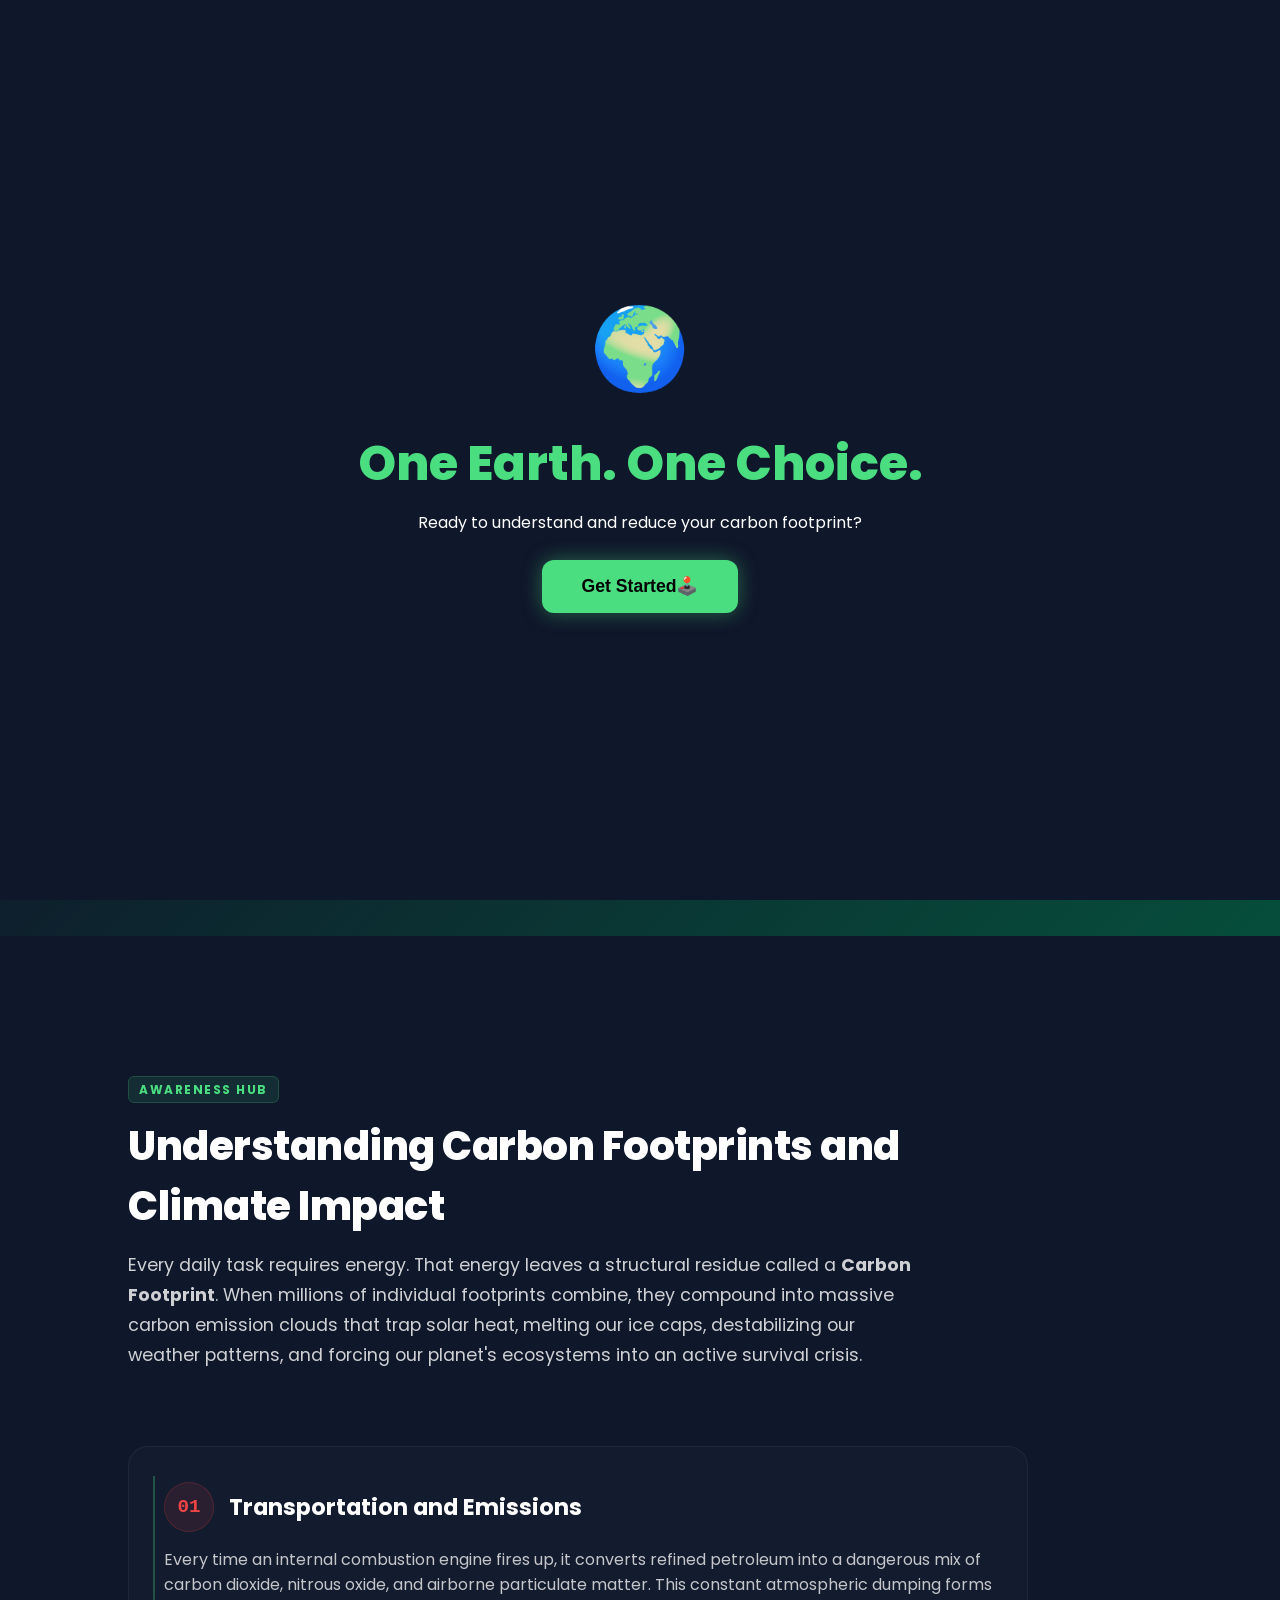
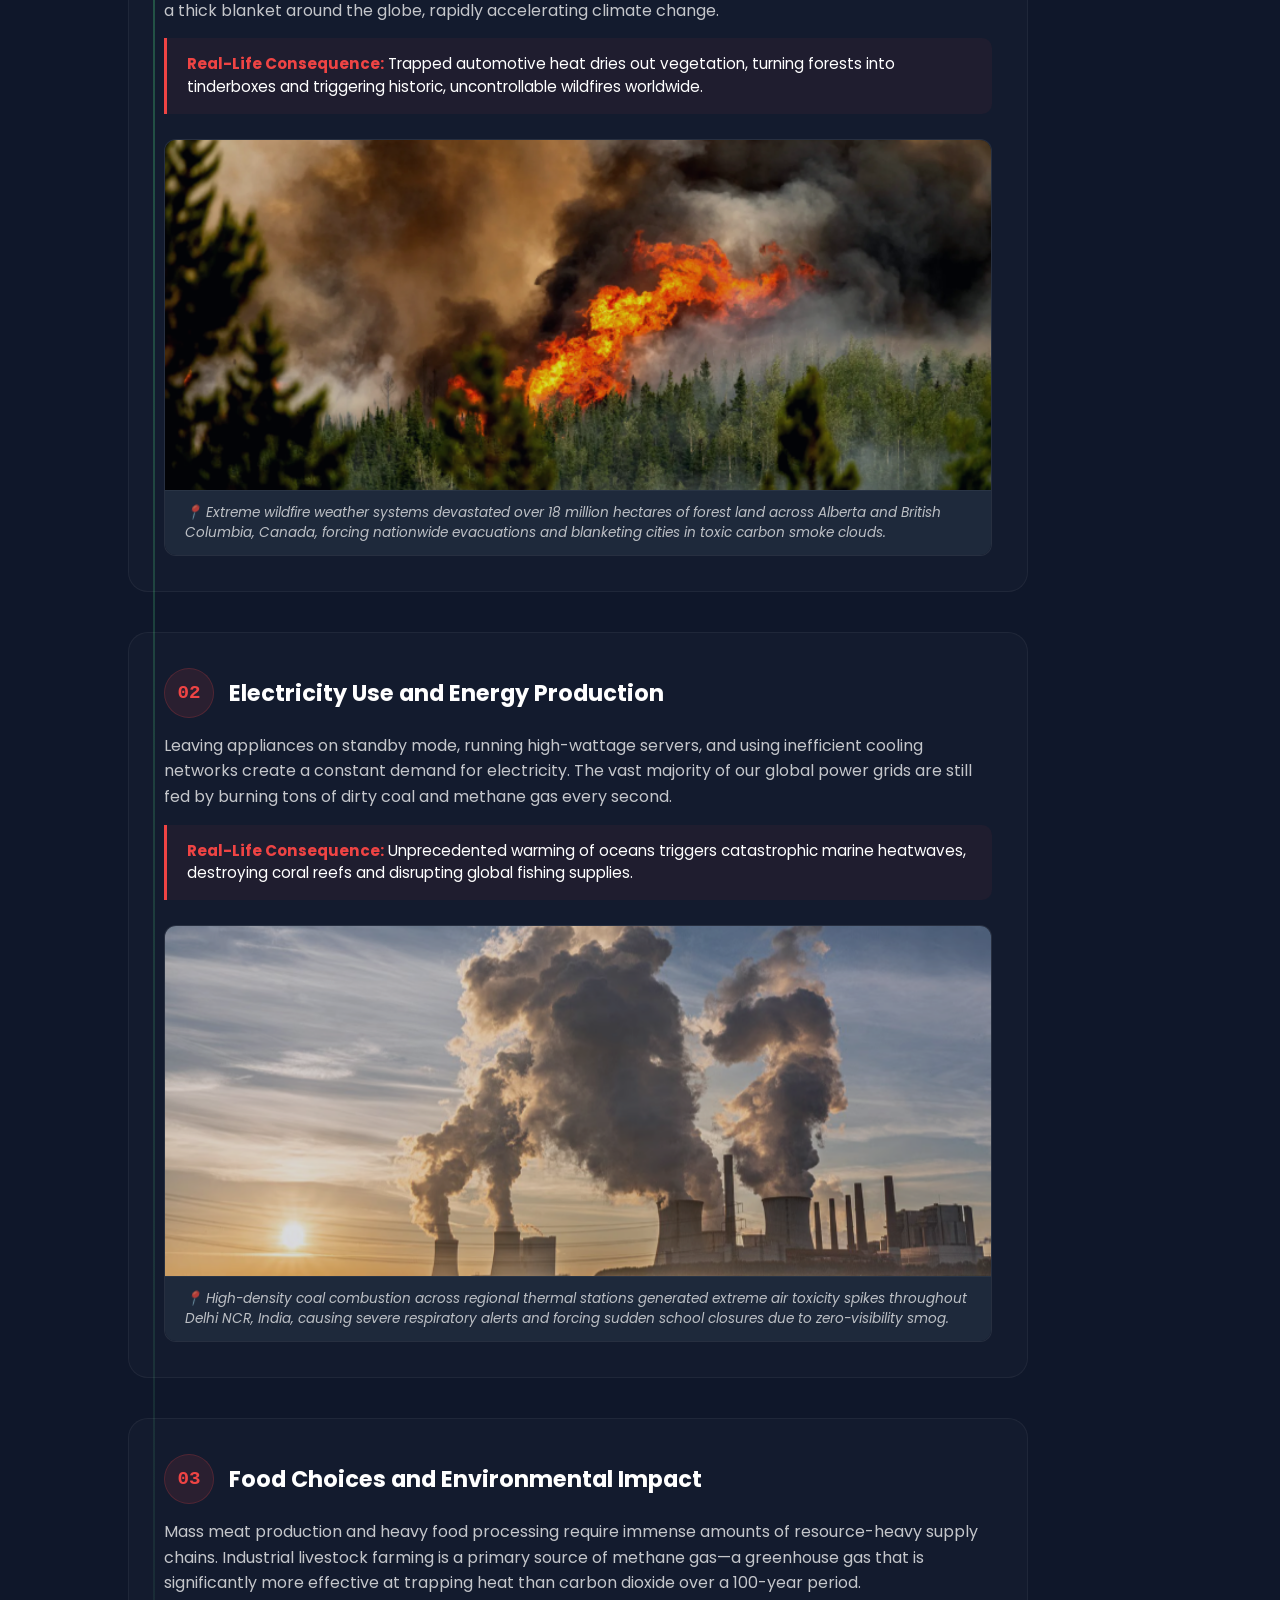
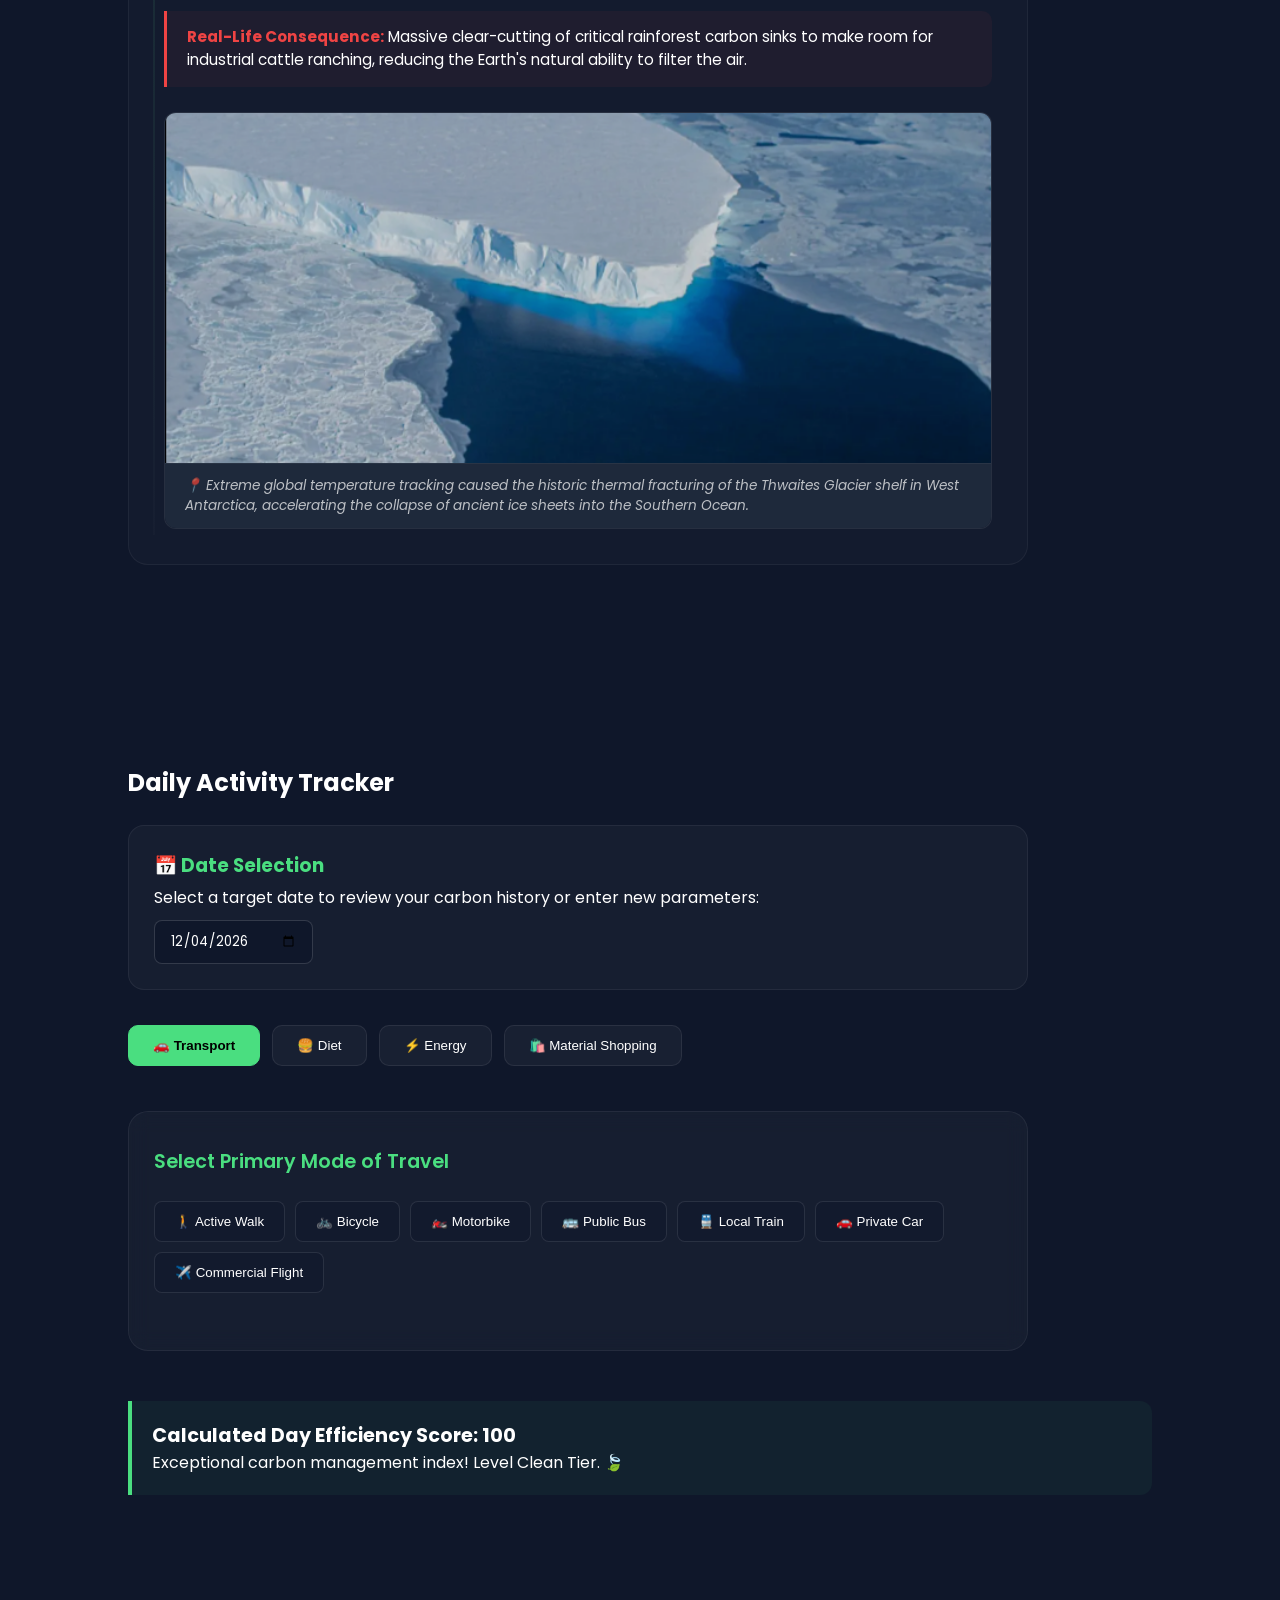
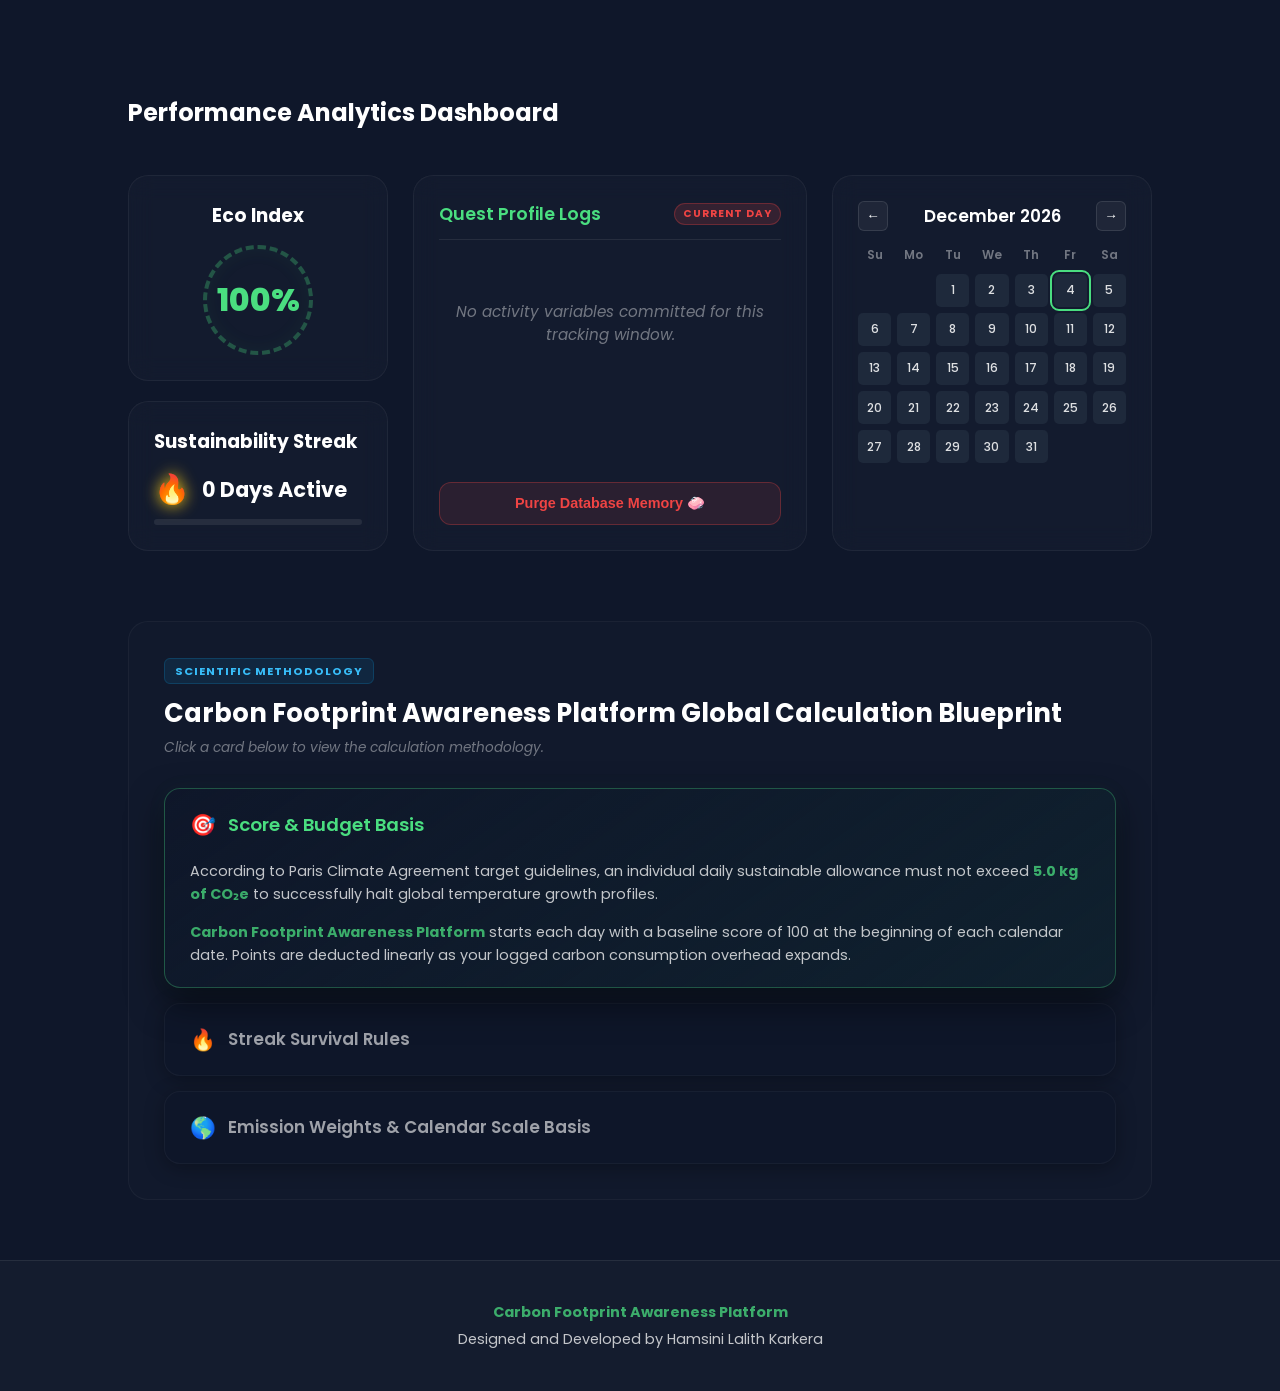
<file: index.html>
<!DOCTYPE html>
<html lang="en">
<head>
    <meta charset="UTF-8">
    <meta name="viewport" content="width=device-width, initial-scale=1.0">
    <title>Carbon Footprint Awareness Platform</title>

    <link rel="preconnect" href="https://fonts.googleapis.com">
    <link rel="preconnect" href="https://fonts.gstatic.com" crossorigin>
    <link href="https://fonts.googleapis.com/css2?family=Poppins:wght@300;400;500;600;700&display=swap" rel="stylesheet">

    <link rel="stylesheet" href="style.css">
</head>

<body>

<!-- INTRO OVERLAY -->
<div id="introOverlay">
    <div class="introContent">
        <div class="game-logo-animation">🌍</div>
        <h1>One Earth. One Choice.</h1>
        <p>Ready to understand and reduce your carbon footprint?</p>
        <button class="start-game-btn" onclick="closeIntro()">Get Started🕹️</button>
    </div>
</div>

<!-- HEADER -->
<header>
    <h1>Carbon Footprint Awareness Platform <span class="header-badge">v1.0</span></h1>
    <nav>
        <a href="#home">Home</a>
        <a href="#awareness">Awareness</a>
        <a href="#tracker">Tracker</a>
        <a href="#dashboard">Dashboard</a>
    </nav>
</header>


<!-- HOME -->
<section id="home">
    <div class="hero-content-wrapper">
        <h1 class="glitch-title">Carbon Footprint Awareness Platform</h1>

        <p class="hero-subtitle">
            Every daily choice affects your environmental impact.<br>
Track your habits, understand your footprint, and build sustainable routines.
        </p>

        <h3 class="impact-message">
            Your choices are writing your long-term eco-story.
        </h3>
        
        <div class="hero-buttons">
            <a href="#tracker" class="hero-link-btn">
                <button class="primary-btn">Start Quest 🚀</button>
            </a>
            <a href="#awareness" class="hero-link-btn">
                <button class="secondary-btn">Check Intel 📜</button>
            </a>
        </div>
    </div>
    
    <!-- Leave your existing .stats cards completely unchanged below this -->


    <div class="stats">
        <div class="stat-card">
            <div class="card-icon">⚡</div>
            <h3>Track Emissions</h3>
            <p>Log your travel, food, and energy habits daily.</p>
        </div>

        <div class="stat-card">
            <div class="card-icon">🎯</div>
            <h3>See Your Footprint</h3>
            <p>Instantly calculate your exact dynamic carbon impact.</p>
        </div>

        <div class="stat-card">
            <div class="card-icon">🔥</div>
            <h3>Sustainable Future</h3>
            <p>Build a consistent green streak for a healthier planet.</p>
        </div>
    </div>
</section>

<!-- INTEL NARRATIVE PORTFOLIO -->
<section id="awareness">
    <div class="story-intro">
        <span class="chapter-tag">Awareness Hub</span>
        <h2>Understanding Carbon Footprints and Climate Impact</h2>
        <p class="story-lead">
            Every daily task requires energy. That energy leaves a structural residue called a <strong>Carbon Footprint</strong>. 
            When millions of individual footprints combine, they compound into massive carbon emission clouds that trap solar heat, melting our ice caps, destabilizing our weather patterns, and forcing our planet's ecosystems into an active survival crisis.
        </p>
    </div>

    <!-- NARRATIVE TIMELINE TIMELINE -->
    <div class="story-timeline">

        <!-- CHAPTER 1 -->
        <div class="story-chapter">
            <div class="chapter-meta">
                <span class="chapter-num">01</span>
                <h3>Transportation and Emissions</h3>
            </div>
            <div class="chapter-content">
                <p>
                    Every time an internal combustion engine fires up, it converts refined petroleum into a dangerous mix of carbon dioxide, nitrous oxide, and airborne particulate matter. This constant atmospheric dumping forms a thick blanket around the globe, rapidly accelerating climate change.
                </p>
                <div class="impact-consequence">
                    <strong>Real-Life Consequence:</strong> Trapped automotive heat dries out vegetation, turning forests into tinderboxes and triggering historic, uncontrollable wildfires worldwide.
                </div>
                <!-- LOCAL PHOTOGRAPHY FIX -->
                <div class="story-image-frame">
                    <img src="images/wildfire.png" alt="Massive forest fire columns pumping carbon smoke into the atmosphere">
                    <div class="image-caption">📍 Extreme wildfire weather systems devastated over 18 million hectares of forest land across Alberta and British Columbia, Canada, forcing nationwide evacuations and blanketing cities in toxic carbon smoke clouds.</div>
                </div>
            </div>
        </div>

        <!-- CHAPTER 2 -->
        <div class="story-chapter">
            <div class="chapter-meta">
                <span class="chapter-num">02</span>
                <h3>Electricity Use and Energy Production</h3>
            </div>
            <div class="chapter-content">
                <p>
                    Leaving appliances on standby mode, running high-wattage servers, and using inefficient cooling networks create a constant demand for electricity. The vast majority of our global power grids are still fed by burning tons of dirty coal and methane gas every second.
                </p>
                <div class="impact-consequence">
                    <strong>Real-Life Consequence:</strong> Unprecedented warming of oceans triggers catastrophic marine heatwaves, destroying coral reefs and disrupting global fishing supplies.
                </div>
                <!-- LOCAL PHOTOGRAPHY FIX -->
                <div class="story-image-frame">
                    <img src="images/powerplant.png" alt="Industrial factory stacks emitting carbon dioxide plumes">
                    <div class="image-caption">📍 High-density coal combustion across regional thermal stations generated extreme air toxicity spikes throughout Delhi NCR, India, causing severe respiratory alerts and forcing sudden school closures due to zero-visibility smog.</div>
                </div>
            </div>
        </div>

        <!-- CHAPTER 3 -->
        <div class="story-chapter">
            <div class="chapter-meta">
                <span class="chapter-num">03</span>
                <h3>Food Choices and Environmental Impact</h3>
            </div>
            <div class="chapter-content">
                <p>
                    Mass meat production and heavy food processing require immense amounts of resource-heavy supply chains. Industrial livestock farming is a primary source of methane gas—a greenhouse gas that is significantly more effective at trapping heat than carbon dioxide over a 100-year period.
                </p>
                <div class="impact-consequence">
                    <strong>Real-Life Consequence:</strong> Massive clear-cutting of critical rainforest carbon sinks to make room for industrial cattle ranching, reducing the Earth's natural ability to filter the air.
                </div>
                <!-- LOCAL PHOTOGRAPHY FIX -->
                <div class="story-image-frame">
                    <img src="images/glacier.png" alt="Massive glacier ice structures collapsing into the ocean">
                    <div class="image-caption">📍 Extreme global temperature tracking caused the historic thermal fracturing of the Thwaites Glacier shelf in West Antarctica, accelerating the collapse of ancient ice sheets into the Southern Ocean.</div>
                </div>
            </div>
        </div>

    </div>
</section>



<!-- TRACKER / QUEST LOG -->
<section id="tracker">
    <h2>Daily Activity Tracker</h2>

    <!-- DATE PICKER CARD -->
    <div class="date-selector-card">
        <h3>📅 Date Selection</h3>
        <p>Select a target date to review your carbon history or enter new parameters:</p>
        <input type="date" id="globalDatePicker" onchange="changeActiveDate()">
    </div>

    <!-- CATEGORY PICKER NAVIGATION -->
    <div class="category-tabs">
        <button class="tab-btn active" onclick="switchCategory('transport')">🚗 Transport</button>
        <button class="tab-btn" onclick="switchCategory('food')">🍔 Diet</button>
        <button class="tab-btn" onclick="switchCategory('electricity')">⚡ Energy</button>
        <button class="tab-btn" onclick="switchCategory('consumption')">🛍️ Material Shopping</button>
    </div>

    <!-- QUEST WORKSPACE CARD PANELS -->
    <div class="tracker-panels">
        
        <!-- TRANSPORTATION FORM -->
        <div id="panel-transport" class="tracker-panel active">
            <div class="checkin-card">
                <h3>Select Primary Mode of Travel</h3>
                <div class="option-group mode-options">
                    <button class="mode-btn" data-mode="Walk">🚶 Active Walk</button>
                    <button class="mode-btn" data-mode="Bicycle">🚲 Bicycle</button>
                    <button class="mode-btn" data-mode="Bike">🏍️ Motorbike</button>
                    <button class="mode-btn" data-mode="Bus">🚌 Public Bus</button>
                    <button class="mode-btn" data-mode="Train">🚆 Local Train</button>
                    <button class="mode-btn" data-mode="Car">🚗 Private Car</button>
                    <button class="mode-btn" data-mode="Flight">✈️ Commercial Flight</button>
                </div>

                <div id="fuelContainer" class="sub-option-group hidden">
                    <h4>Select Propulsion Variant</h4>
                    <div class="option-group fuel-options">
                        <button class="fuel-btn" data-fuel="Petrol">Petrol Engine</button>
                        <button class="fuel-btn" data-fuel="Diesel">Diesel Engine</button>
                        <button class="fuel-btn" data-fuel="Electric">Electric (EV)</button>
                    </div>
                </div>

                <div id="distanceContainer" class="sub-option-group hidden">
                    <h4>Log Total Journey Distance</h4>
                    <div class="distance-input-wrapper">
                        <input type="number" id="transportKm" placeholder="0" min="0">
                        <span>kilometers (km)</span>
                    </div>
                </div>
            </div>
        </div>

        <!-- DIET FORM -->
        <div id="panel-food" class="tracker-panel">
            <div class="checkin-card">
                <h3>Daily Dietary Consumption Profile</h3>
                <div class="option-group food-options">
                    <button data-food="PlantBased">🌱 Pure Plant-Based / Vegan</button>
                    <button data-food="Mixed">🥗 Mixed Omnivore Diet</button>
                    <button data-food="HighMeat">🥩 High Red Meat Intake</button>
                    <button data-food="Processed">🍿 Heavy Processed / Fast Food</button>
                </div>
            </div>
        </div>

        <!-- ELECTRICITY FORM -->
        <div id="panel-electricity" class="tracker-panel">
            <div class="checkin-card">
                <h3>Household Electrical Energy Intake</h3>
                <p>Log your household electricity expenditure estimate for the selected day:</p>
                <div class="distance-input-wrapper">
                    <input type="number" id="electricityKwh" placeholder="0" min="0">
                    <span>kilowatt-hours (kWh)</span>
                </div>
            </div>
        </div>

        <!-- MATERIAL CONSUMPTION FORM -->
        <div id="panel-consumption" class="tracker-panel">
            <div class="checkin-card">
                <h3>Commercial Shopping Volume</h3>
                <div class="option-group consumption-options">
                    <button data-consumption="Minimal">🍃 Minimalist (Essential groceries only)</button>
                    <button data-consumption="Average">📦 Average Consumer Goods (Minor apparel/electronics)</button>
                    <button data-consumption="Heavy">🛍️ Heavy Shopping / Luxury Purchasing Spree</button>
                </div>
            </div>
        </div>

    </div>

    <!-- LIVE METRIC OVERVIEW FOOTER -->
    <div class="score-display-box">
        <div id="dailyScore">Log Score: 100</div>
        <div id="dailyInsight">Awaiting metrics input allocation...</div>
    </div>
</section>

<!-- DASHBOARD OVERVIEW HUB -->
<section id="dashboard">
    <h2>Performance Analytics Dashboard</h2>

    <div class="dashboard-grid-v3">
        
        <!-- MODULE 1: PERSEVERANCE METRICS (LEFT ROW STACK) -->
        <div class="dash-column-left">
            <!-- SCORE BADGE -->
            <div class="dashboard-card score-card-v3">
                <h3 id="dashScoreTitle">Eco Index</h3>
                <div class="score-radial-wrapper">
                    <p id="dashScore">-</p>
                </div>
            </div>
            
            <!-- GAMIFIED STREAK -->
            <div class="dashboard-card streak-card-v3">
                <h3>Sustainability Streak</h3>
                <div class="streak-data-row">
                    <span class="streak-icon-glowing">🔥</span>
                    <p id="dashStreak">0 Days Active</p>
                </div>
                <div class="streak-mini-progress">
                    <div class="streak-progress-fill"></div>
                </div>
            </div>
        </div>

        <!-- MODULE 2: MISSION CHRONICLES (CENTER STRETCH CARD) -->
        <div class="dashboard-card summary-card-v3">
            <div class="card-header-accent">
                <h3 id="dashSummaryTitle">Daily Activity Summary</h3>
                <span class="live-pulse-indicator">CURRENT DAY</span>
            </div>
            <div class="summary-table-frame">
                <div id="dashSummary" class="summary-grid-output">
                    <span class="empty-log-fallback">No activity variables committed for this tracking window.</span>
                </div>
            </div>
            <!-- DYNAMIC SYSTEM PURGE ACTION BUTTON -->
            <button class="wipe-cache-btn" onclick="wipeLocalCache()">Purge Database Memory 🧼</button>
        </div>

        <!-- MODULE 3: THE INTEL CALENDAR MATRIX (RIGHT TILE) -->
        <div class="dashboard-card calendar-card-v3">
            <div class="calendar-header-controls">
                <button class="cal-nav-btn" onclick="navigateMonth(-1)">←</button>
                <h3 id="calendarMonthTitle">Month Year</h3>
                <button class="cal-nav-btn" onclick="navigateMonth(1)">→</button>
            </div>
            <div class="calendar-weekdays-row">
                <div>Su</div><div>Mo</div><div>Tu</div><div>We</div><div>Th</div><div>Fr</div><div>Sa</div>
            </div>
            <div id="calendarGrid"></div>
        </div>

    </div>

    <!-- GLOBAL SCIENTIFIC CRITERIA COMPONENT -->
 <div class="blueprint-container">
    <div class="blueprint-header">
        <span class="blueprint-tag">Scientific Methodology</span>
        <!-- FIX: Updated brand title to VerdantStep -->
        <h3>Carbon Footprint Awareness Platform Global Calculation Blueprint</h3>
        <p class="blueprint-hint">Click a card below to view the calculation methodology.</p>
    </div>
    
    <!-- INTERACTIVE METHODOLOGY OVERLAPPING DECK -->
    <div class="blueprint-deck-wrapper">
        
        <!-- CARD 1 -->
        <div id="bp-card-1" class="blueprint-deck-card active" onclick="activateBlueprintCard(1)">
            <div class="blueprint-card-glance">
                <span class="bp-icon">🎯</span>
                <h4>Score & Budget Basis</h4>
            </div>
            <div class="blueprint-card-expanded-content">
                <p>According to Paris Climate Agreement target guidelines, an individual daily sustainable allowance must not exceed <strong>5.0 kg of CO₂e</strong> to successfully halt global temperature growth profiles.</p>
                <p><strong>Carbon Footprint Awareness Platform</strong> starts each day with a baseline score of 100 at the beginning of each calendar date. Points are deducted linearly as your logged carbon consumption overhead expands.</p>
            </div>
        </div>

        <!-- CARD 2 -->
        <div id="bp-card-2" class="blueprint-deck-card" onclick="activateBlueprintCard(2)">
            <div class="blueprint-card-glance">
                <span class="bp-icon">🔥</span>
                <h4>Streak Survival Rules</h4>
            </div>
            <div class="blueprint-card-expanded-content">
                <p>To keep your active log chain streak burning brightly across our metrics database frames, your user inputs must fulfill two explicit parameters daily:</p>
                <p>• <strong>Commit a Quest:</strong> Leaving all tracker elements completely empty or unselected breaks your sequence tracking layer.
                <br>• <strong>Stay Green (&gt;45%):</strong> Your total daily resource consumption must remain under a threshold of ~13.5 kg of CO₂e. Exceeding this limit drops your day score below 45% and breaks your active chain.</p>
            </div>
        </div>

        <!-- CARD 3 -->
        <div id="bp-card-3" class="blueprint-deck-card" onclick="activateBlueprintCard(3)">
            <div class="blueprint-card-glance">
                <span class="bp-icon">🌎</span>
                <h4>Emission Weights & Calendar Scale Basis</h4>
            </div>
            <div class="blueprint-card-expanded-content">
                <p>Your calculated carbon footprint is mathematically weighted using global emission factor baselines:</p>
                <p>• <strong>Transport:</strong> Evaluates your travel mode and fuel source against real-world passenger-kilometer emissions.
                <br>• <strong>Diet:</strong> Measures the full farming and supply chain lifecycle overhead of your food consumption choices.
                <br>• <strong>Energy & Consumption:</strong> Quantifies regional utility power grid usage per kWh alongside manufacture and shipping carbon costs.</p>
                
                <!-- DYNAMIC LEETCODE-STYLE CALENDAR COLOR SCALE BAR -->
                <div class="calendar-scale-legend">
                    <span class="scale-label">High Impact (Bad)</span>
                    <div class="scale-bar-track">
                        <div class="scale-box s-bad" title="Score < 45 (High Emissions)"></div>
                        <div class="scale-box s-mod" title="Score 45-64 (Moderate)"></div>
                        <div class="scale-box s-good" title="Score 65-84 (Good)"></div>
                        <div class="scale-box s-great" title="Score 85-100 (Excellent)"></div>
                        <div class="scale-box s-empty" title="No Data Logged"></div>
                    </div>
                    <span class="scale-label">Low Impact (Green)</span>
                </div>
            </div>
        </div>

    </div>

</div>

       
</section>

<footer class="site-footer">
    <p><strong>Carbon Footprint Awareness Platform</strong></p>
    <p>Designed and Developed by Hamsini Lalith Karkera</p>
</footer>

<script src="script.js"></script>
</body>
</html>
</file>
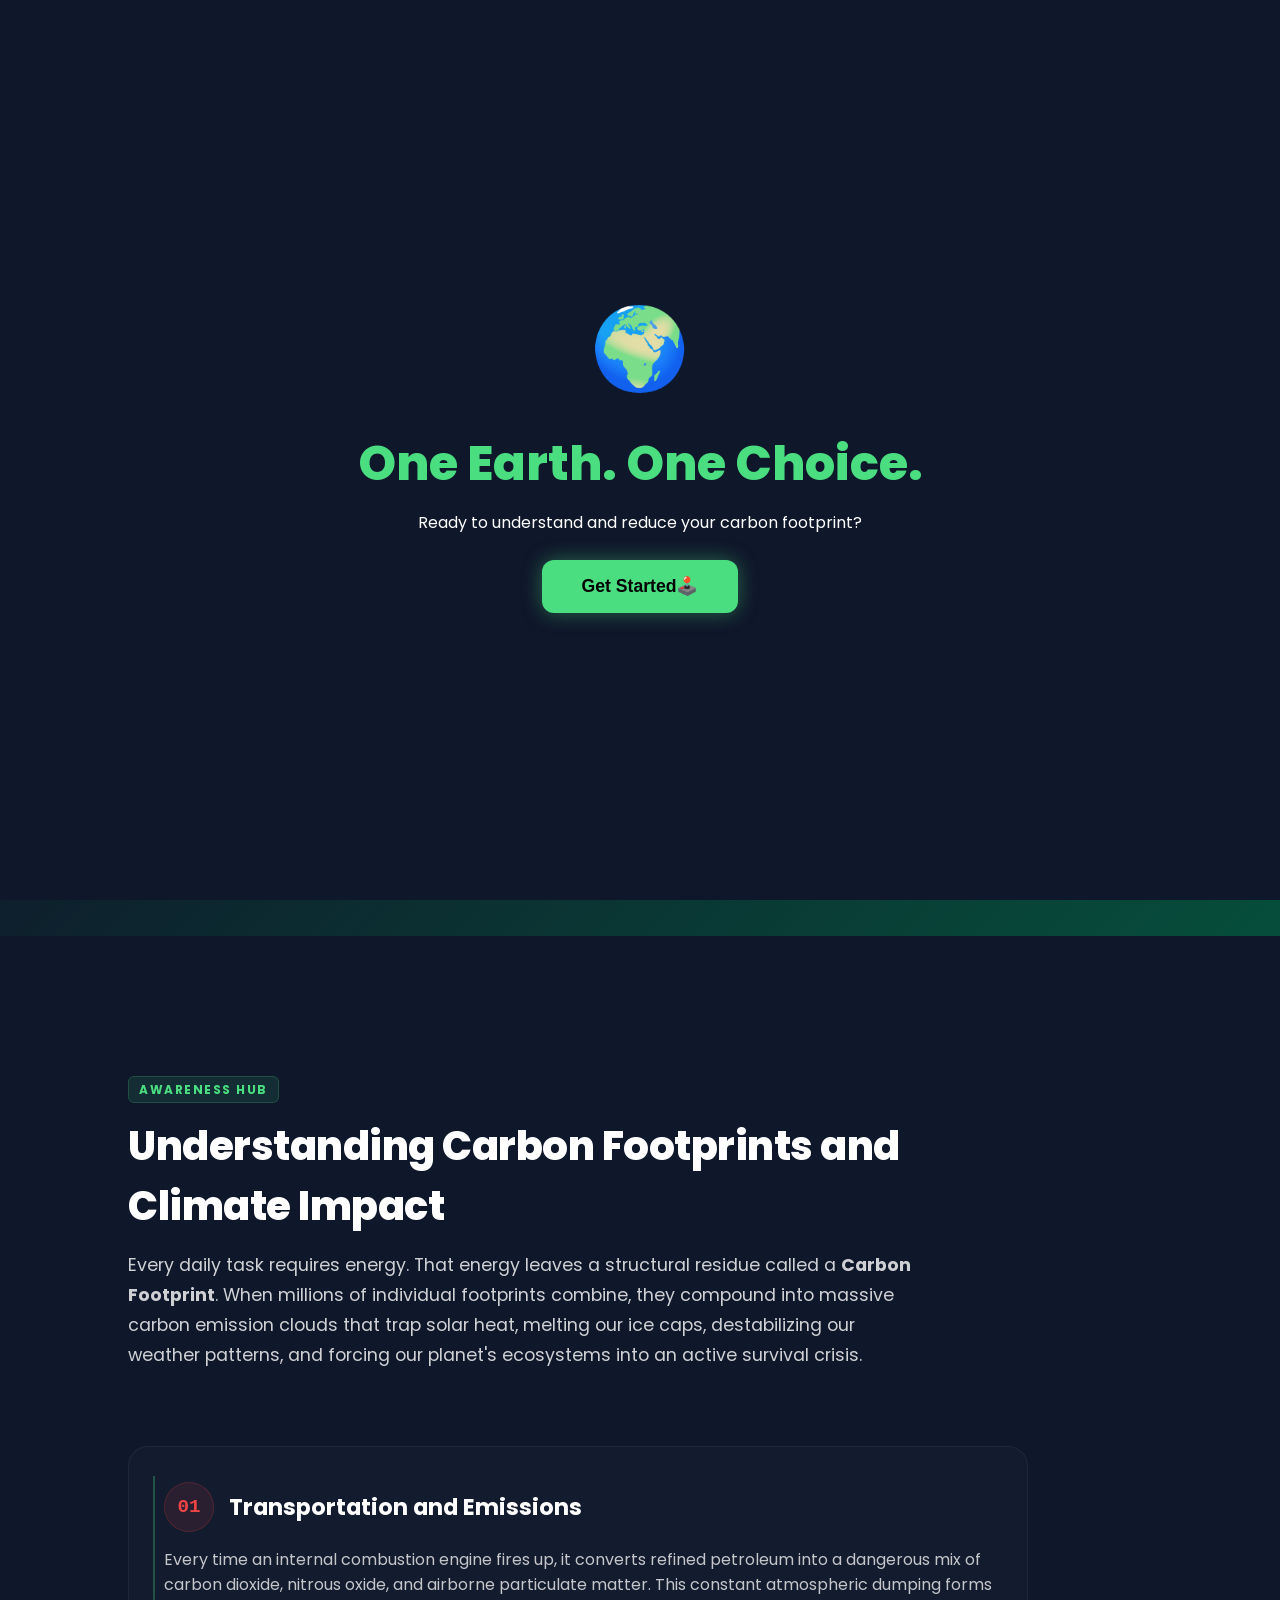
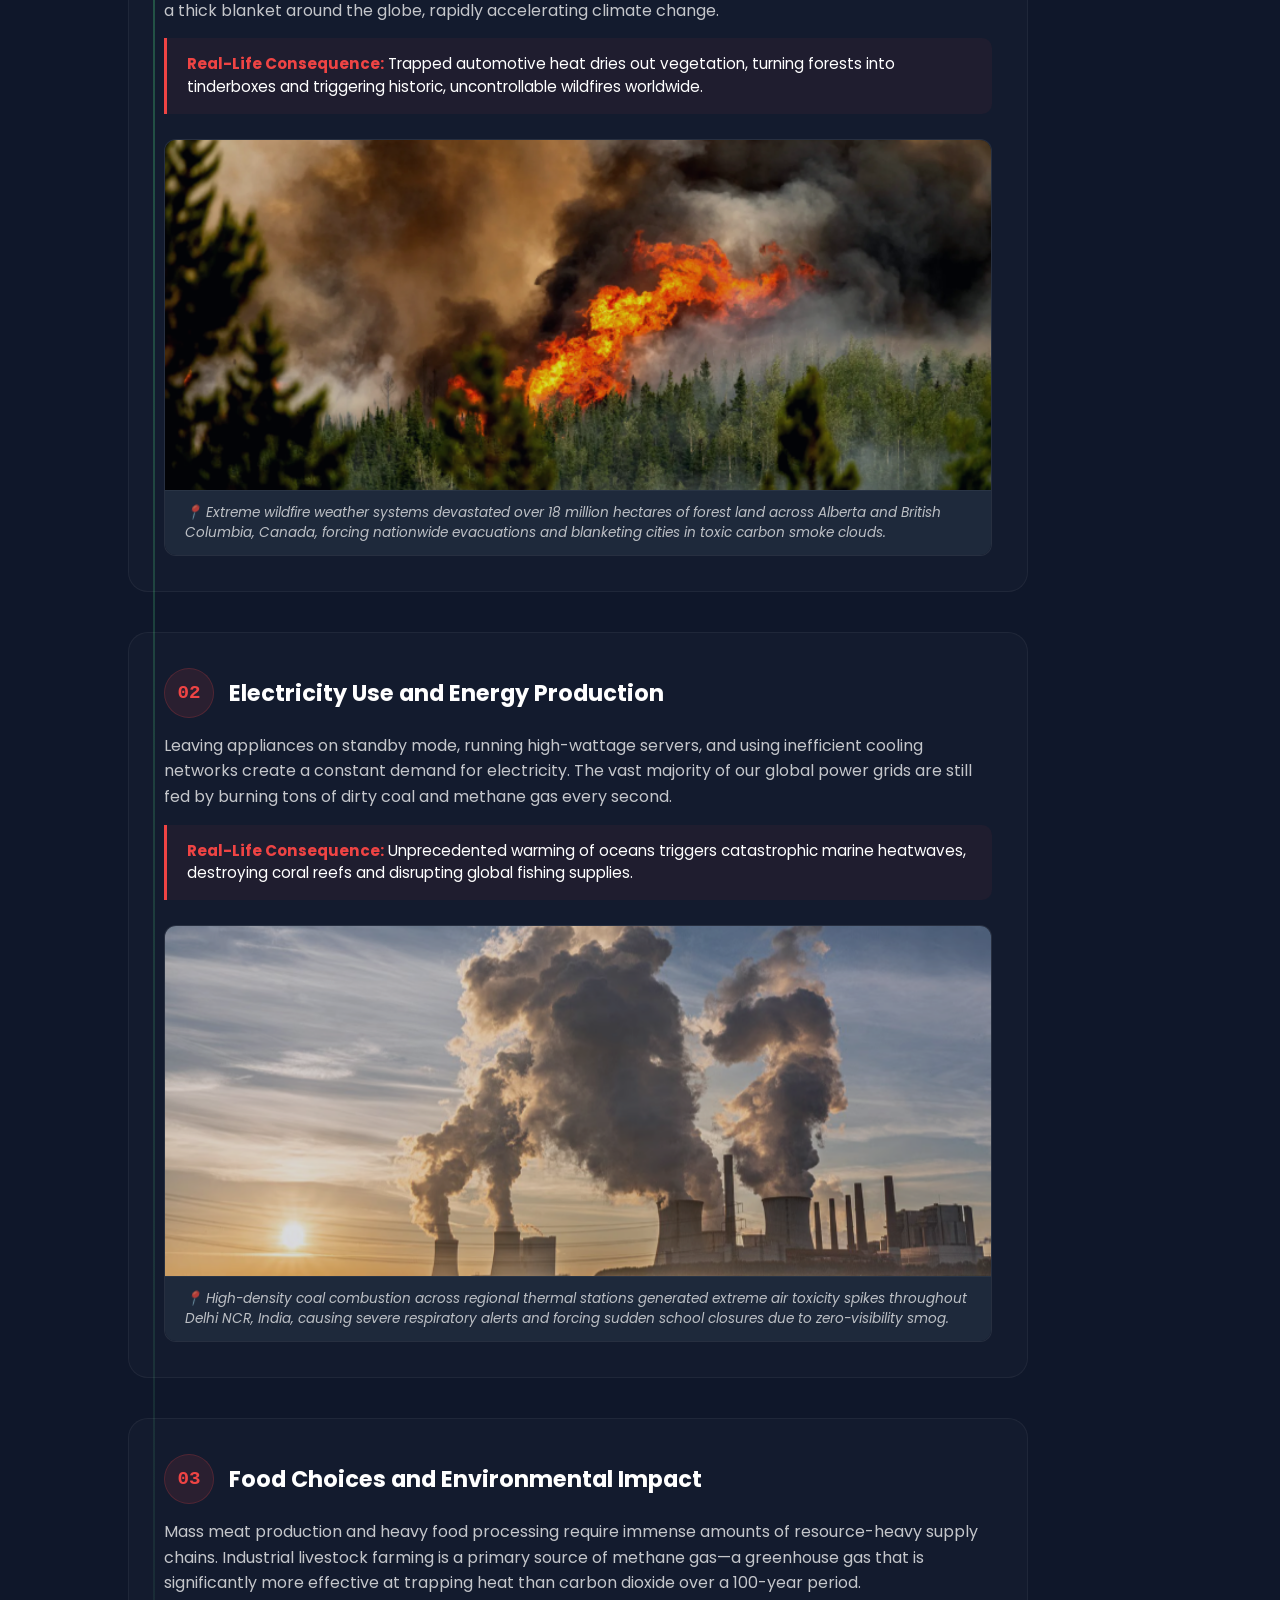
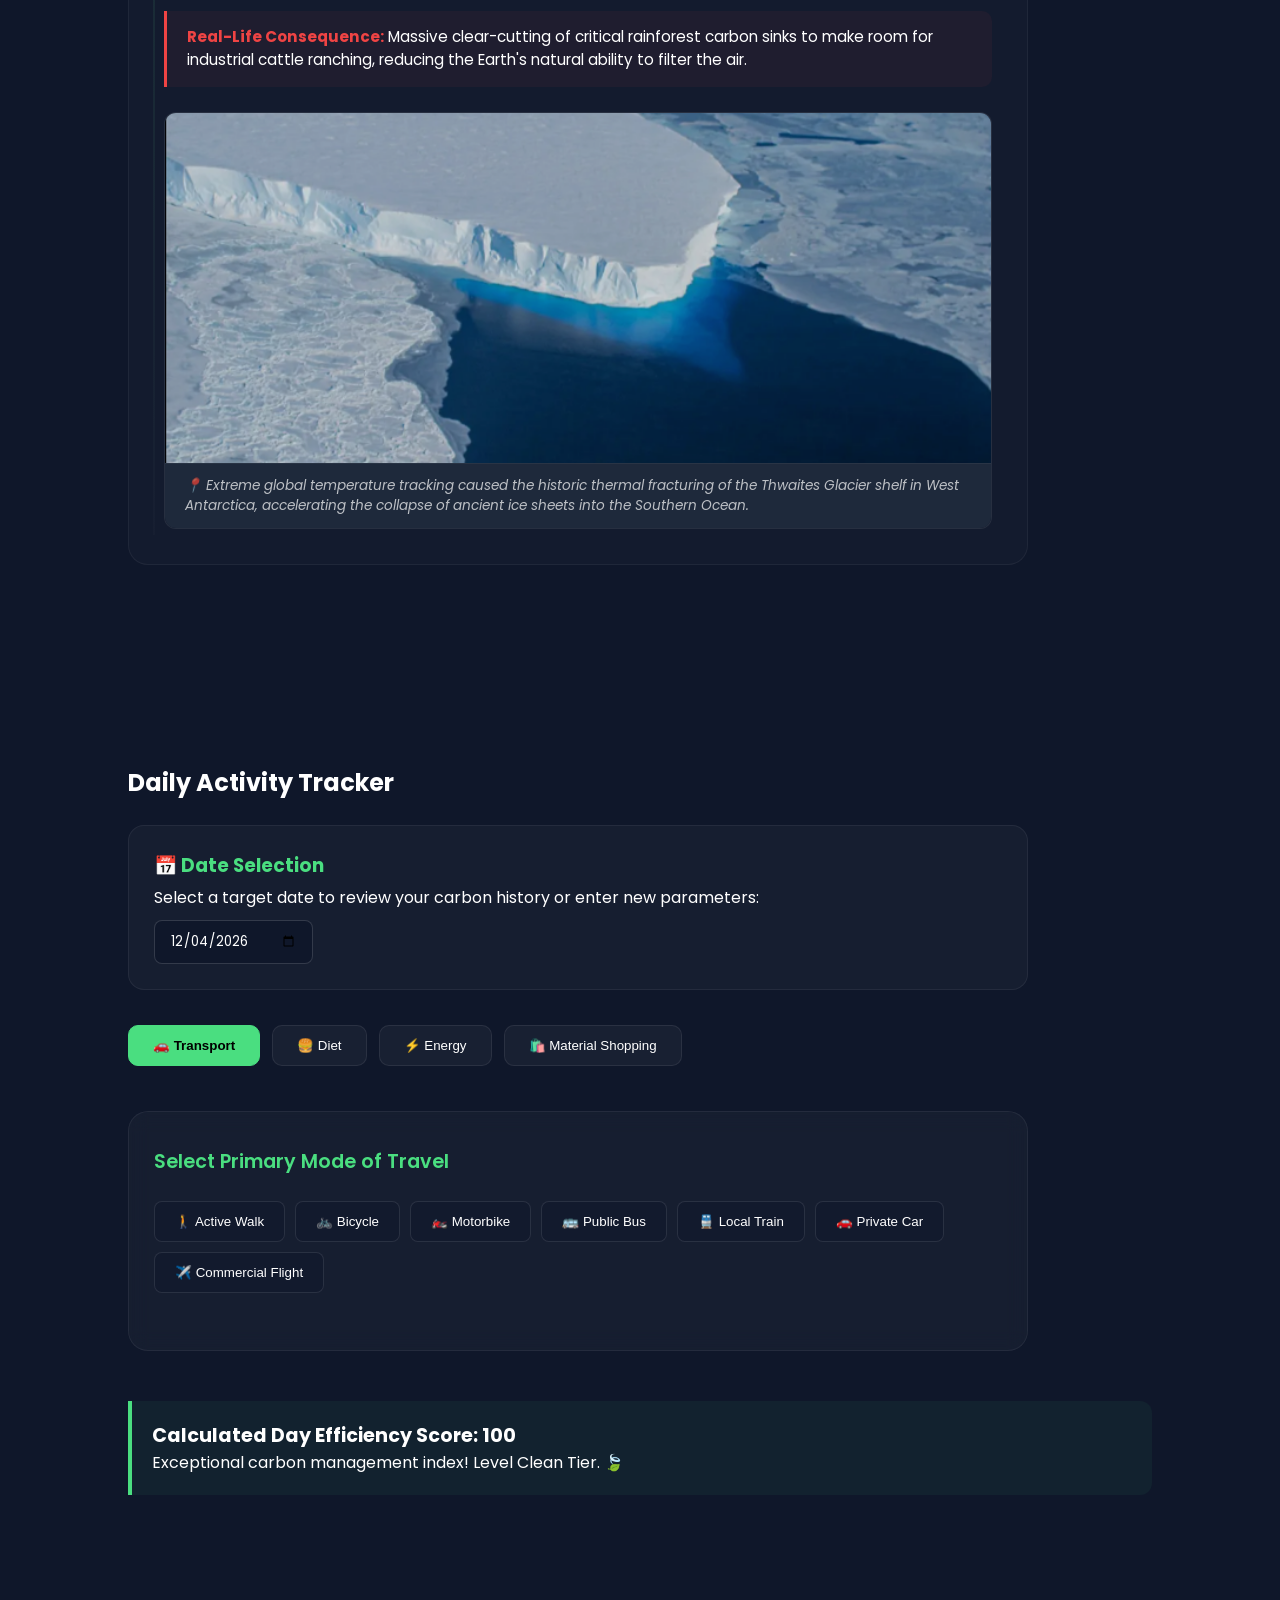
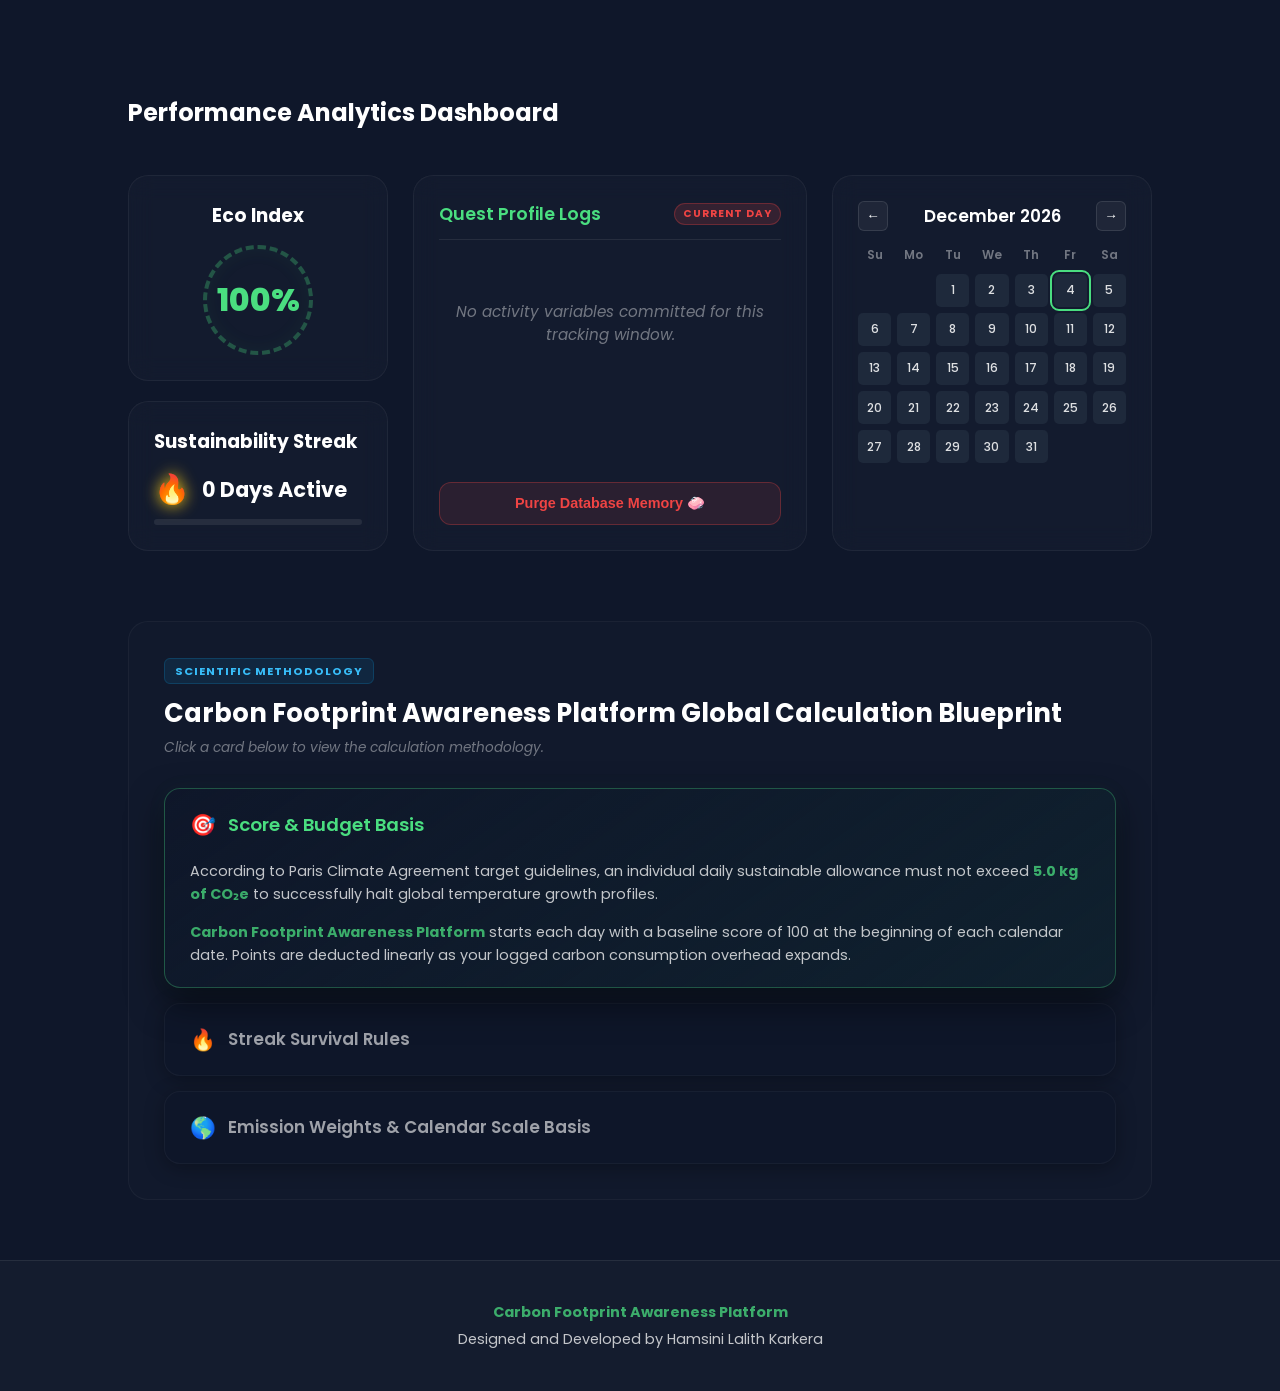
<file: index_1.html>
<!DOCTYPE html>
<html lang="en">
<head>
    <meta charset="UTF-8">
    <meta name="viewport" content="width=device-width, initial-scale=1.0">
    <title>Carbon Footprint Awareness Platform</title>

    <link rel="preconnect" href="https://fonts.googleapis.com">
    <link rel="preconnect" href="https://fonts.gstatic.com" crossorigin>
    <link href="https://fonts.googleapis.com/css2?family=Poppins:wght@300;400;500;600;700&display=swap" rel="stylesheet">

    <link rel="stylesheet" href="style_1.css">
</head>

<body>

<!-- INTRO OVERLAY -->
<div id="introOverlay">
    <div class="introContent">
        <div class="game-logo-animation">🌍</div>
        <h1>One Earth. One Choice.</h1>
        <p>Ready to understand and reduce your carbon footprint?</p>
        <button class="start-game-btn" onclick="closeIntro()">Get Started🕹️</button>
    </div>
</div>

<!-- HEADER -->
<header>
    <h1>Carbon Footprint Awareness Platform <span class="header-badge">v1.0</span></h1>
    <nav>
        <a href="#home">Home</a>
        <a href="#awareness">Awareness</a>
        <a href="#tracker">Tracker</a>
        <a href="#dashboard">Dashboard</a>
    </nav>
</header>


<!-- HOME -->
<section id="home">
    <div class="hero-content-wrapper">
        <h1 class="glitch-title">Carbon Footprint Awareness Platform</h1>

        <p class="hero-subtitle">
            Every daily choice affects your environmental impact.<br>
Track your habits, understand your footprint, and build sustainable routines.
        </p>

        <h3 class="impact-message">
            Your choices are writing your long-term eco-story.
        </h3>
        
        <div class="hero-buttons">
            <a href="#tracker" class="hero-link-btn">
                <button class="primary-btn">Start Quest 🚀</button>
            </a>
            <a href="#awareness" class="hero-link-btn">
                <button class="secondary-btn">Check Intel 📜</button>
            </a>
        </div>
    </div>
    
    <!-- Leave your existing .stats cards completely unchanged below this -->


    <div class="stats">
        <div class="stat-card">
            <div class="card-icon">⚡</div>
            <h3>Track Emissions</h3>
            <p>Log your travel, food, and energy habits daily.</p>
        </div>

        <div class="stat-card">
            <div class="card-icon">🎯</div>
            <h3>See Your Footprint</h3>
            <p>Instantly calculate your exact dynamic carbon impact.</p>
        </div>

        <div class="stat-card">
            <div class="card-icon">🔥</div>
            <h3>Sustainable Future</h3>
            <p>Build a consistent green streak for a healthier planet.</p>
        </div>
    </div>
</section>

<!-- INTEL NARRATIVE PORTFOLIO -->
<section id="awareness">
    <div class="story-intro">
        <span class="chapter-tag">Awareness Hub</span>
        <h2>Understanding Carbon Footprints and Climate Impact</h2>
        <p class="story-lead">
            Every daily task requires energy. That energy leaves a structural residue called a <strong>Carbon Footprint</strong>. 
            When millions of individual footprints combine, they compound into massive carbon emission clouds that trap solar heat, melting our ice caps, destabilizing our weather patterns, and forcing our planet's ecosystems into an active survival crisis.
        </p>
    </div>

    <!-- NARRATIVE TIMELINE TIMELINE -->
    <div class="story-timeline">

        <!-- CHAPTER 1 -->
        <div class="story-chapter">
            <div class="chapter-meta">
                <span class="chapter-num">01</span>
                <h3>Transportation and Emissions</h3>
            </div>
            <div class="chapter-content">
                <p>
                    Every time an internal combustion engine fires up, it converts refined petroleum into a dangerous mix of carbon dioxide, nitrous oxide, and airborne particulate matter. This constant atmospheric dumping forms a thick blanket around the globe, rapidly accelerating climate change.
                </p>
                <div class="impact-consequence">
                    <strong>Real-Life Consequence:</strong> Trapped automotive heat dries out vegetation, turning forests into tinderboxes and triggering historic, uncontrollable wildfires worldwide.
                </div>
                <!-- LOCAL PHOTOGRAPHY FIX -->
                <div class="story-image-frame">
                    <img src="images/wildfire.png" alt="Massive forest fire columns pumping carbon smoke into the atmosphere">
                    <div class="image-caption">📍 Extreme wildfire weather systems devastated over 18 million hectares of forest land across Alberta and British Columbia, Canada, forcing nationwide evacuations and blanketing cities in toxic carbon smoke clouds.</div>
                </div>
            </div>
        </div>

        <!-- CHAPTER 2 -->
        <div class="story-chapter">
            <div class="chapter-meta">
                <span class="chapter-num">02</span>
                <h3>Electricity Use and Energy Production</h3>
            </div>
            <div class="chapter-content">
                <p>
                    Leaving appliances on standby mode, running high-wattage servers, and using inefficient cooling networks create a constant demand for electricity. The vast majority of our global power grids are still fed by burning tons of dirty coal and methane gas every second.
                </p>
                <div class="impact-consequence">
                    <strong>Real-Life Consequence:</strong> Unprecedented warming of oceans triggers catastrophic marine heatwaves, destroying coral reefs and disrupting global fishing supplies.
                </div>
                <!-- LOCAL PHOTOGRAPHY FIX -->
                <div class="story-image-frame">
                    <img src="images/powerplant.png" alt="Industrial factory stacks emitting carbon dioxide plumes">
                    <div class="image-caption">📍 High-density coal combustion across regional thermal stations generated extreme air toxicity spikes throughout Delhi NCR, India, causing severe respiratory alerts and forcing sudden school closures due to zero-visibility smog.</div>
                </div>
            </div>
        </div>

        <!-- CHAPTER 3 -->
        <div class="story-chapter">
            <div class="chapter-meta">
                <span class="chapter-num">03</span>
                <h3>Food Choices and Environmental Impact</h3>
            </div>
            <div class="chapter-content">
                <p>
                    Mass meat production and heavy food processing require immense amounts of resource-heavy supply chains. Industrial livestock farming is a primary source of methane gas—a greenhouse gas that is significantly more effective at trapping heat than carbon dioxide over a 100-year period.
                </p>
                <div class="impact-consequence">
                    <strong>Real-Life Consequence:</strong> Massive clear-cutting of critical rainforest carbon sinks to make room for industrial cattle ranching, reducing the Earth's natural ability to filter the air.
                </div>
                <!-- LOCAL PHOTOGRAPHY FIX -->
                <div class="story-image-frame">
                    <img src="images/glacier.png" alt="Massive glacier ice structures collapsing into the ocean">
                    <div class="image-caption">📍 Extreme global temperature tracking caused the historic thermal fracturing of the Thwaites Glacier shelf in West Antarctica, accelerating the collapse of ancient ice sheets into the Southern Ocean.</div>
                </div>
            </div>
        </div>

    </div>
</section>



<!-- TRACKER / QUEST LOG -->
<section id="tracker">
    <h2>Daily Activity Tracker</h2>

    <!-- DATE PICKER CARD -->
    <div class="date-selector-card">
        <h3>📅 Date Selection</h3>
        <p>Select a target date to review your carbon history or enter new parameters:</p>
        <input type="date" id="globalDatePicker" onchange="changeActiveDate()">
    </div>

    <!-- CATEGORY PICKER NAVIGATION -->
    <div class="category-tabs">
        <button class="tab-btn active" onclick="switchCategory('transport')">🚗 Transport</button>
        <button class="tab-btn" onclick="switchCategory('food')">🍔 Diet</button>
        <button class="tab-btn" onclick="switchCategory('electricity')">⚡ Energy</button>
        <button class="tab-btn" onclick="switchCategory('consumption')">🛍️ Material Shopping</button>
    </div>

    <!-- QUEST WORKSPACE CARD PANELS -->
    <div class="tracker-panels">
        
        <!-- TRANSPORTATION FORM -->
        <div id="panel-transport" class="tracker-panel active">
            <div class="checkin-card">
                <h3>Select Primary Mode of Travel</h3>
                <div class="option-group mode-options">
                    <button class="mode-btn" data-mode="Walk">🚶 Active Walk</button>
                    <button class="mode-btn" data-mode="Bicycle">🚲 Bicycle</button>
                    <button class="mode-btn" data-mode="Bike">🏍️ Motorbike</button>
                    <button class="mode-btn" data-mode="Bus">🚌 Public Bus</button>
                    <button class="mode-btn" data-mode="Train">🚆 Local Train</button>
                    <button class="mode-btn" data-mode="Car">🚗 Private Car</button>
                    <button class="mode-btn" data-mode="Flight">✈️ Commercial Flight</button>
                </div>

                <div id="fuelContainer" class="sub-option-group hidden">
                    <h4>Select Propulsion Variant</h4>
                    <div class="option-group fuel-options">
                        <button class="fuel-btn" data-fuel="Petrol">Petrol Engine</button>
                        <button class="fuel-btn" data-fuel="Diesel">Diesel Engine</button>
                        <button class="fuel-btn" data-fuel="Electric">Electric (EV)</button>
                    </div>
                </div>

                <div id="distanceContainer" class="sub-option-group hidden">
                    <h4>Log Total Journey Distance</h4>
                    <div class="distance-input-wrapper">
                        <input type="number" id="transportKm" placeholder="0" min="0">
                        <span>kilometers (km)</span>
                    </div>
                </div>
            </div>
        </div>

        <!-- DIET FORM -->
        <div id="panel-food" class="tracker-panel">
            <div class="checkin-card">
                <h3>Daily Dietary Consumption Profile</h3>
                <div class="option-group food-options">
                    <button data-food="PlantBased">🌱 Pure Plant-Based / Vegan</button>
                    <button data-food="Mixed">🥗 Mixed Omnivore Diet</button>
                    <button data-food="HighMeat">🥩 High Red Meat Intake</button>
                    <button data-food="Processed">🍿 Heavy Processed / Fast Food</button>
                </div>
            </div>
        </div>

        <!-- ELECTRICITY FORM -->
        <div id="panel-electricity" class="tracker-panel">
            <div class="checkin-card">
                <h3>Household Electrical Energy Intake</h3>
                <p>Log your household electricity expenditure estimate for the selected day:</p>
                <div class="distance-input-wrapper">
                    <input type="number" id="electricityKwh" placeholder="0" min="0">
                    <span>kilowatt-hours (kWh)</span>
                </div>
            </div>
        </div>

        <!-- MATERIAL CONSUMPTION FORM -->
        <div id="panel-consumption" class="tracker-panel">
            <div class="checkin-card">
                <h3>Commercial Shopping Volume</h3>
                <div class="option-group consumption-options">
                    <button data-consumption="Minimal">🍃 Minimalist (Essential groceries only)</button>
                    <button data-consumption="Average">📦 Average Consumer Goods (Minor apparel/electronics)</button>
                    <button data-consumption="Heavy">🛍️ Heavy Shopping / Luxury Purchasing Spree</button>
                </div>
            </div>
        </div>

    </div>

    <!-- LIVE METRIC OVERVIEW FOOTER -->
    <div class="score-display-box">
        <div id="dailyScore">Log Score: 100</div>
        <div id="dailyInsight">Awaiting metrics input allocation...</div>
    </div>
</section>

<!-- DASHBOARD LAYER OVERVIEW -->
<!-- DASHBOARD OVERVIEW HUB -->
<!-- DASHBOARD OVERVIEW HUB -->
<section id="dashboard">
    <h2>Performance Analytics Dashboard</h2>

    <div class="dashboard-grid-v3">
        
        <!-- MODULE 1: PERSEVERANCE METRICS (LEFT ROW STACK) -->
        <div class="dash-column-left">
            <!-- SCORE BADGE -->
            <div class="dashboard-card score-card-v3">
                <h3 id="dashScoreTitle">Eco Index</h3>
                <div class="score-radial-wrapper">
                    <p id="dashScore">-</p>
                </div>
            </div>
            
            <!-- GAMIFIED STREAK -->
            <div class="dashboard-card streak-card-v3">
                <h3>Sustainability Streak</h3>
                <div class="streak-data-row">
                    <span class="streak-icon-glowing">🔥</span>
                    <p id="dashStreak">0 Days Active</p>
                </div>
                <div class="streak-mini-progress">
                    <div class="streak-progress-fill"></div>
                </div>
            </div>
        </div>

        <!-- MODULE 2: MISSION CHRONICLES (CENTER STRETCH CARD) -->
        <div class="dashboard-card summary-card-v3">
            <div class="card-header-accent">
                <h3 id="dashSummaryTitle">Daily Activity Summary</h3>
                <span class="live-pulse-indicator">CURRENT DAY</span>
            </div>
            <div class="summary-table-frame">
                <div id="dashSummary" class="summary-grid-output">
                    <span class="empty-log-fallback">No activity variables committed for this tracking window.</span>
                </div>
            </div>
            <!-- DYNAMIC SYSTEM PURGE ACTION BUTTON -->
            <button class="wipe-cache-btn" onclick="wipeLocalCache()">Purge Database Memory 🧼</button>
        </div>

        <!-- MODULE 3: THE INTEL CALENDAR MATRIX (RIGHT TILE) -->
        <div class="dashboard-card calendar-card-v3">
            <div class="calendar-header-controls">
                <button class="cal-nav-btn" onclick="navigateMonth(-1)">←</button>
                <h3 id="calendarMonthTitle">Month Year</h3>
                <button class="cal-nav-btn" onclick="navigateMonth(1)">→</button>
            </div>
            <div class="calendar-weekdays-row">
                <div>Su</div><div>Mo</div><div>Tu</div><div>We</div><div>Th</div><div>Fr</div><div>Sa</div>
            </div>
            <div id="calendarGrid"></div>
        </div>

    </div>

    <!-- GLOBAL SCIENTIFIC CRITERIA COMPONENT -->
 <div class="blueprint-container">
    <div class="blueprint-header">
        <span class="blueprint-tag">Scientific Methodology</span>
        <!-- FIX: Updated brand title to VerdantStep -->
        <h3>Carbon Footprint Awareness Platform Global Calculation Blueprint</h3>
        <p class="blueprint-hint">Click a card below to view the calculation methodology.</p>
    </div>
    
    <!-- INTERACTIVE METHODOLOGY OVERLAPPING DECK -->
    <div class="blueprint-deck-wrapper">
        
        <!-- CARD 1 -->
        <div id="bp-card-1" class="blueprint-deck-card active" onclick="activateBlueprintCard(1)">
            <div class="blueprint-card-glance">
                <span class="bp-icon">🎯</span>
                <h4>Score & Budget Basis</h4>
            </div>
            <div class="blueprint-card-expanded-content">
                <p>According to Paris Climate Agreement target guidelines, an individual daily sustainable allowance must not exceed <strong>5.0 kg of CO₂e</strong> to successfully halt global temperature growth profiles.</p>
                <p><strong>Carbon Footprint Awareness Platform</strong> starts each day with a baseline score of 100 at the beginning of each calendar date. Points are deducted linearly as your logged carbon consumption overhead expands.</p>
            </div>
        </div>

        <!-- CARD 2 -->
        <div id="bp-card-2" class="blueprint-deck-card" onclick="activateBlueprintCard(2)">
            <div class="blueprint-card-glance">
                <span class="bp-icon">🔥</span>
                <h4>Streak Survival Rules</h4>
            </div>
            <div class="blueprint-card-expanded-content">
                <p>To keep your active log chain streak burning brightly across our metrics database frames, your user inputs must fulfill two explicit parameters daily:</p>
                <p>• <strong>Commit a Quest:</strong> Leaving all tracker elements completely empty or unselected breaks your sequence tracking layer.
                <br>• <strong>Stay Green (&gt;45%):</strong> Your total daily resource consumption must remain under a threshold of ~13.5 kg of CO₂e. Exceeding this limit drops your day score below 45% and breaks your active chain.</p>
            </div>
        </div>

        <!-- CARD 3 -->
        <div id="bp-card-3" class="blueprint-deck-card" onclick="activateBlueprintCard(3)">
            <div class="blueprint-card-glance">
                <span class="bp-icon">🌎</span>
                <h4>Emission Weights & Calendar Scale Basis</h4>
            </div>
            <div class="blueprint-card-expanded-content">
                <p>Your calculated carbon footprint is mathematically weighted using global emission factor baselines:</p>
                <p>• <strong>Transport:</strong> Evaluates your travel mode and fuel source against real-world passenger-kilometer emissions.
                <br>• <strong>Diet:</strong> Measures the full farming and supply chain lifecycle overhead of your food consumption choices.
                <br>• <strong>Energy & Consumption:</strong> Quantifies regional utility power grid usage per kWh alongside manufacture and shipping carbon costs.</p>
                
                <!-- DYNAMIC LEETCODE-STYLE CALENDAR COLOR SCALE BAR -->
                <div class="calendar-scale-legend">
                    <span class="scale-label">High Impact (Bad)</span>
                    <div class="scale-bar-track">
                        <div class="scale-box s-bad" title="Score < 45 (High Emissions)"></div>
                        <div class="scale-box s-mod" title="Score 45-64 (Moderate)"></div>
                        <div class="scale-box s-good" title="Score 65-84 (Good)"></div>
                        <div class="scale-box s-great" title="Score 85-100 (Excellent)"></div>
                        <div class="scale-box s-empty" title="No Data Logged"></div>
                    </div>
                    <span class="scale-label">Low Impact (Green)</span>
                </div>
            </div>
        </div>

    </div>

</div>

       
</section>

<footer class="site-footer">
    <p><strong>Carbon Footprint Awareness Platform</strong></p>
    <p>Designed and Developed by Hamsini Lalith Karkera</p>
</footer>

<script src="script_1.js"></script>
</body>
</html>
</file>
<file: style.css>
/* RESET & CORE VARIABLES */
* {
    margin: 0;
    padding: 0;
    box-sizing: border-box;
}

html {
    scroll-behavior: smooth;
}

body {
    font-family: "Poppins", sans-serif;
    background: #0f172a;
    color: white;
    overflow-x: hidden;
}

/* HEADER */
header {
    position: fixed;
    top: 0;
    width: 100%;
    background: rgba(15, 23, 42, 0.85); 
    backdrop-filter: blur(12px); 
    padding: 15px 40px;
    display: flex;
    justify-content: space-between;
    align-items: center;
    z-index: 1000;
    border-bottom: 1px solid rgba(255, 255, 255, 0.08);
}

header h1 {
    color: #4ade80; 
    font-size: 1.6rem;
    font-weight: 700;
    letter-spacing: -0.5px;
}

.header-badge {
    font-size: 0.7rem;
    background: #22c55e;
    color: black;
    padding: 2px 6px;
    border-radius: 5px;
    vertical-align: middle;
    margin-left: 5px;
    font-weight: bold;
}

nav {
    display: flex;
    gap: 25px;
}

nav a {
    text-decoration: none;
    color: rgba(255, 255, 255, 0.7); 
    font-weight: 500;
    font-size: 0.95rem;
    position: relative;
    transition: 0.2s;
}

nav a:hover {
    color: #4ade80;
}

nav a::after {
    content: "";
    position: absolute;
    left: 0;
    bottom: -5px;
    width: 0%;
    height: 2px;
    background: #4ade80;
    transition: 0.3s cubic-bezier(0.175, 0.885, 0.32, 1.275);
}

nav a:hover::after {
    width: 100%;
}

/* SECTIONS ARCHITECTURE */
section {
    min-height: 100vh;
    padding: 140px 10% 60px; 
    display: flex;
    flex-direction: column;
    justify-content: center;
    gap: 25px;
}

/* HERO SECTION MAIN */
#home {
    background: linear-gradient(135deg, #0f172a 30%, #064e3b 100%);
    align-items: center;
    text-align: center;
}

.hero-content-wrapper {
    max-width: 800px;
    animation: fadeInUp 0.8s ease-out;
}

.glitch-title {
    font-size: 4.5rem;
    font-weight: 800;
    color: white;
    letter-spacing: -1px;
    text-shadow: 0 0 20px rgba(74, 222, 128, 0.2);
    margin-bottom: 10px;
}

.hero-subtitle {
    font-size: 1.15rem;
    opacity: 0.85;
    line-height: 1.6;
    margin-bottom: 20px;
}

.impact-message {
    font-size: 1rem;
    color: #4ade80;
    text-transform: uppercase;
    letter-spacing: 2px;
    font-weight: 600;
    margin-bottom: 30px;
}

/* BUTTON CONTROLS */
.hero-buttons {
    display: flex;
    gap: 20px;
    justify-content: center;
    align-items: center;
    margin-bottom: 40px;
}

.hero-link-btn {
    text-decoration: none;
    display: inline-block;
}

.primary-btn {
    background: #4ade80;
    color: black;
    border: none;
    padding: 16px 36px;
    border-radius: 12px;
    font-weight: 700;
    font-size: 1rem;
    cursor: pointer;
    box-shadow: 0 4px 14px rgba(74, 222, 128, 0.3);
    transition: 0.2s cubic-bezier(0.175, 0.885, 0.32, 1.275);
}

.primary-btn:hover {
    background: #22c55e;
    transform: translateY(-3px) scale(1.02);
    box-shadow: 0 6px 20px rgba(34, 197, 94, 0.4);
}

.secondary-btn {
    background: rgba(255, 255, 255, 0.03);
    color: white;
    border: 2px solid rgba(255, 255, 255, 0.15);
    padding: 14px 34px;
    border-radius: 12px;
    font-weight: 600;
    font-size: 1rem;
    cursor: pointer;
    transition: 0.2s;
}

.secondary-btn:hover {
    background: rgba(255, 255, 255, 0.08);
    border-color: #4ade80;
    transform: translateY(-2px);
}

/* GAMIFIED CARDS GRID */
.stats {
    display: grid;
    grid-template-columns: repeat(3, 1fr);
    gap: 25px;
    width: 100%;
    max-width: 1100px;
    margin-top: 20px;
    animation: fadeInUp 1s ease-out;
}

.stat-card, .checkin-card {
    background: rgba(255, 255, 255, 0.03);
    backdrop-filter: blur(10px);
    padding: 35px 25px;
    border-radius: 20px;
    border: 1px solid rgba(255, 255, 255, 0.06);
    display: flex;
    flex-direction: column;
    align-items: center;
    justify-content: flex-start;
    text-align: center;
    min-height: 240px;
    transition: 0.3s cubic-bezier(0.175, 0.885, 0.32, 1.275);
}

.stat-card:hover,
.checkin-card:hover,
.date-selector-card:hover,
.score-display-box:hover {
    transform: translateY(-6px) scale(1.02);
    background: rgba(255,255,255,0.06);
    border-color: rgba(74,222,128,0.55);
    box-shadow:
        0 15px 35px rgba(0,0,0,0.35),
        0 0 20px rgba(74,222,128,0.15);
}

.card-icon {
    font-size: 2.2rem;
    margin-bottom: 15px;
    filter: drop-shadow(0 4px 8px rgba(0,0,0,0.2));
    animation: float 4s ease-in-out infinite;
}

.stat-card:nth-child(2) .card-icon { animation-delay: 1s; }
.stat-card:nth-child(3) .card-icon { animation-delay: 2s; }

.stat-card h3, .checkin-card h3 {
    color: #4ade80;
    font-size: 1.2rem;
    font-weight: 600;
    margin-bottom: 10px;
}

.stat-card p {
    font-size: 0.9rem;
    opacity: 0.75;
    line-height: 1.5;
}

/* TRACKER SYSTEM PANEL CONFIG */
.date-selector-card {
    background: rgba(255, 255, 255, 0.03);
    padding: 25px;
    border-radius: 16px;
    border: 1px solid rgba(255, 255, 255, 0.06);
    max-width: 900px;
    width: 100%;
    transition: all 0.3s ease;
}

.date-selector-card h3 {
    color: #4ade80;
    margin-bottom: 5px;
}

.date-selector-card input[type="date"] {
    background: #0f172a;
    border: 1px solid rgba(255, 255, 255, 0.15);
    color: white;
    padding: 10px 15px;
    border-radius: 8px;
    font-family: inherit;
    margin-top: 10px;
    outline: none;
}

.category-tabs {
    display: flex;
    gap: 12px;
    margin-top: 10px;
}

.tab-btn {
    background: rgba(255, 255, 255, 0.04);
    border: 1px solid rgba(255, 255, 255, 0.08);
    color: white;
    padding: 12px 24px;
    border-radius: 10px;
    cursor: pointer;
    font-weight: 500;
    transition: 0.2s;
}

.tab-btn.active {
    background: #4ade80;
    color: black;
    font-weight: 700;
    border-color: #4ade80;
}

.tracker-panel { display: none; }
.tracker-panel.active { 
    display: block; 
    animation: fadeIn 0.4s ease-out; 
}

.checkin-card {
    margin-top: 20px;
    max-width: 900px;
    align-items: flex-start;
    text-align: left;
    transition: all 0.3s ease;
}

.transport-item {
    display: flex;
    justify-content: space-between;
    align-items: center;
    padding: 12px 20px;
    margin: 8px 0;
    background: rgba(15, 23, 42, 0.6);
    border: 1px solid rgba(255, 255, 255, 0.05);
    border-radius: 10px;
    width: 100%;
}

.option-group {
    display: flex;
    gap: 10px;
    flex-wrap: wrap;
    margin-top: 15px;
}

.option-group button {
    padding: 12px 20px;
    border: 1px solid rgba(255, 255, 255, 0.1);
    background: rgba(15, 23, 42, 0.5);
    color: white;
    border-radius: 8px;
    cursor: pointer;
    transition: 0.2s;
}

.option-group button:hover {
    border-color: #4ade80;
}

.option-group button.selected-option {
    background: #4ade80;
    color: black;
    font-weight: 700;
    border-color: #4ade80;

    transform: scale(1.04);

    box-shadow:
        0 0 0 2px rgba(74, 222, 128, 0.25),
        0 8px 20px rgba(74, 222, 128, 0.25);

    position: relative;
}

.option-group button.selected-option::after {
    content: "✓";
    margin-left: 8px;
    font-weight: 800;
}

.sub-option-group {
    margin-top: 25px;
    padding-top: 20px;
    border-top: 1px solid rgba(255, 255, 255, 0.08);
    width: 100%;
}

.sub-option-group h4 {
    font-size: 0.95rem;
    margin-bottom: 10px;
    color: #4ade80;
}

.hidden { display: none !important; }

.distance-input-wrapper {
    display: flex;
    align-items: center;
    gap: 12px;
    margin-top: 15px;
}

.distance-input-wrapper span {
    font-weight: bold;
    font-size: 1.1rem;
}

input[type="number"] {
    width: 120px;
    padding: 10px;
    border-radius: 8px;
    border: 1px solid rgba(255, 255, 255, 0.15);
    background: #0f172a;
    color: white;
    outline: none;
}

input[type="number"]:focus {
    border-color: #4ade80;
}

.score-display-box {
    margin-top: 25px;
    padding: 20px;
    background: rgba(74, 222, 128, 0.05);
    border-left: 4px solid #4ade80;
    border-radius: 0 12px 12px 0;
    transition: all 0.3s ease;
}

#dailyScore {
    font-weight: bold;
    font-size: 1.2rem;
}

/* INTRO SCREEN POP EXECUTION STYLE */
#introOverlay {
    position: fixed;
    inset: 0;
    background: #0f172a;
    display: flex;
    justify-content: center;
    align-items: center;
    z-index: 2000;
}

.introContent {
    text-align: center;
}

.introContent h1 {
    color: #4ade80;
    font-size: 3rem;
    font-weight: 800;
    margin-bottom: 10px;
}

.start-game-btn {
    margin-top: 25px;
    padding: 16px 40px;
    background: #4ade80;
    color: black;
    font-weight: bold;
    font-size: 1.1rem;
    border: none;
    border-radius: 12px;
    cursor: pointer;
    box-shadow: 0 0 20px rgba(74, 222, 128, 0.4);
    transition: 0.2s;
}

.start-game-btn:hover {
    transform: scale(1.05);
    background: #22c55e;
}

/* ANIMATION KEYFRAMES ENGINE */
@keyframes fadeInUp {
    from {
        opacity: 0;
        transform: translateY(30px);
    }
    to {
        opacity: 1;
        transform: translateY(0);
    }
}

@keyframes fadeIn {
    from { opacity: 0; }
    to { opacity: 1; }
}

@keyframes float {
    0% { transform: translateY(0px); }
    50% { transform: translateY(-8px); }
    100% { transform: translateY(0px); }
}

.game-logo-animation {
    font-size: 5rem;
    animation: float 3s ease-in-out infinite;
    margin-bottom: 20px;
}

/* NARRATIVE STORYLINE PORTFOLIO DESIGN */
.story-intro {
    max-width: 800px;
    margin-bottom: 50px;
    text-align: left;
}

.chapter-tag {
    font-size: 0.75rem;
    background: rgba(74, 222, 128, 0.1);
    color: #4ade80;
    padding: 4px 10px;
    border-radius: 6px;
    font-weight: bold;
    text-transform: uppercase;
    letter-spacing: 1.5px;
    border: 1px solid rgba(74, 222, 128, 0.2);
}

#awareness h2 {
    font-size: 2.5rem;
    font-weight: 800;
    margin-top: 15px;
    letter-spacing: -0.5px;
}

.story-lead {
    font-size: 1.1rem;
    opacity: 0.8;
    line-height: 1.7;
    margin-top: 15px;
}

/* VERTICAL STORY BLOCKS */
.story-timeline {
    display: flex;
    flex-direction: column;
    gap: 40px;
    position: relative;
    max-width: 900px;
    text-align: left;
}

.story-timeline::before {
    content: "";
    position: absolute;
    left: 25px;
    top: 30px;
    bottom: 30px;
    width: 2px;
    background: linear-gradient(to bottom, #4ade80, rgba(255, 255, 255, 0.05));
    opacity: 0.3;
}
.story-chapter {
    background: rgba(255, 255, 255, 0.02);
    border: 1px solid rgba(255, 255, 255, 0.05);
    border-radius: 20px;
    padding: 35px;
    display: flex;
    flex-direction: column;
    gap: 15px;
    transition: 0.3s ease-in-out;
}

.story-chapter:hover {
    border-color: rgba(248, 113, 113, 0.3);
    background: rgba(255, 255, 255, 0.03);
}

.chapter-meta {
    display: flex;
    align-items: center;
    gap: 15px;
}

.chapter-num {
    font-family: monospace;
    font-size: 1.2rem;
    font-weight: bold;
    color: #ef4444;
    background: rgba(239, 68, 68, 0.1);
    width: 50px;
    height: 50px;
    border-radius: 50%;
    display: flex;
    align-items: center;
    justify-content: center;
    z-index: 5;
    border: 1px solid rgba(239, 68, 68, 0.2);
}

.story-chapter h3 {
    font-size: 1.4rem;
    font-weight: 700;
    color: white;
}

.chapter-content p {
    font-size: 1rem;
    opacity: 0.75;
    line-height: 1.6;
    margin-bottom: 15px;
}

.impact-consequence {
    background: rgba(239, 68, 68, 0.05);
    border-left: 3px solid #ef4444;
    padding: 15px 20px;
    border-radius: 0 10px 10px 0;
    font-size: 0.95rem;
    line-height: 1.5;
    margin-bottom: 25px;
}

.impact-consequence strong {
    color: #ef4444;
}

/* PHOTOGRAPHY FRAMING ENGINE */
.story-image-frame {
    width: 100%;
    border-radius: 12px;
    overflow: hidden;
    border: 1px solid rgba(255, 255, 255, 0.1);
    background: #0f172a;
}

.story-image-frame img {
    width: 100%;
    height: 350px;
    object-fit: cover;
    opacity: 0.85;
    transition: 0.5s ease;
    display: block;
}

.story-chapter:hover .story-image-frame img {
    opacity: 1;
    transform: scale(1.02);
}

.image-caption {
    background: #1e293b;
    padding: 12px 20px;
    font-size: 0.85rem;
    color: rgba(255, 255, 255, 0.7);
    border-top: 1px solid rgba(255, 255, 255, 0.05);
    font-style: italic;
}

/* ==========================================================================
   DASHBOARD 3.0 SYSTEM LAYOUT DESIGN
   ========================================================================== */

/* 2x2 Asymmetric cockpit panel framework layout */
.dashboard-grid-v3 {
    display: grid;
    grid-template-columns: 260px 1fr 320px;
    gap: 25px;
    align-items: stretch;
    width: 100%;
    margin-top: 20px;
}

/* LEFT SIDE COLUMN BLOCK */
.dash-column-left {
    display: flex;
    flex-direction: column;
    gap: 20px;
}

/* BASE COCKPIT HOVER ELEMENT RULES */
.score-card-v3, .streak-card-v3, .summary-card-v3, .calendar-card-v3 {
    background: rgba(255, 255, 255, 0.02) !important;
    backdrop-filter: blur(12px) !important;
    border: 1px solid rgba(255, 255, 255, 0.05) !important;
    border-radius: 20px !important;
    padding: 25px !important;
    color: white !important;
    display: flex;
    flex-direction: column;
    transition: 0.3s cubic-bezier(0.175, 0.885, 0.32, 1.275);
}

.score-card-v3:hover,
.streak-card-v3:hover,
.summary-card-v3:hover,
.calendar-card-v3:hover {
    border-color: rgba(74, 222, 128, 0.6) !important;
    background: rgba(255, 255, 255, 0.05) !important;
    transform: translateY(-6px) scale(1.02);
    box-shadow:
        0 15px 35px rgba(0,0,0,0.35),
        0 0 20px rgba(74,222,128,0.18);
}

/* 1. SCORE RADIAL STYLING */
.score-card-v3 {
    align-items: center;
    justify-content: center;
    text-align: center;
    flex: 1;
}

.score-radial-wrapper {
    width: 110px;
    height: 110px;
    border-radius: 50%;
    border: 4px dashed rgba(74, 222, 128, 0.3);
    display: flex;
    align-items: center;
    justify-content: center;
    margin-top: 15px;
    box-shadow: inset 0 0 20px rgba(74, 222, 128, 0.05);
}

#dashScore {
    font-size: 2rem !important;
    font-weight: 800 !important;
    color: #4ade80 !important;
    margin-top: 0 !important;
}

/* 2. GLOWING PROGRESS STREAK CARD */
.streak-card-v3 {
    justify-content: center;
}

.streak-data-row {
    display: flex;
    align-items: center;
    gap: 12px;
    margin: 12px 0 8px;
}

.streak-icon-glowing {
    font-size: 1.8rem;
    filter: drop-shadow(0 0 8px #facc15);
}

#dashStreak {
    font-size: 1.3rem !important;
    font-weight: 700 !important;
    color: white !important;
    margin-top: 0 !important;
}

.streak-mini-progress {
    width: 100%;
    height: 6px;
    background: rgba(255, 255, 255, 0.08);
    border-radius: 10px;
    overflow: hidden;
}

.streak-progress-fill {
    width: 65%; /* Visual mockup fill tier line tracker */
    height: 100%;
    background: linear-gradient(90deg, #facc15, #ff4d4d);
    box-shadow: 0 0 8px #facc15;
    border-radius: 10px;
}

/* 3. CENTER SUMMARY SHEET COMPONENT (STRETCH EXPAND) */
.summary-card-v3 {
    grid-column: unset; /* Drop rigid columns widths overrides */
    align-items: stretch;
    justify-content: flex-start;
}

.card-header-accent {
    display: flex;
    justify-content: space-between;
    align-items: center;
    border-bottom: 1px solid rgba(255, 255, 255, 0.08);
    padding-bottom: 12px;
    margin-bottom: 20px;
}

.card-header-accent h3 {
    font-size: 1.1rem;
    color: #4ade80;
    font-weight: 600;
}

.live-pulse-indicator {
    font-size: 0.65rem;
    background: rgba(239, 68, 68, 0.15);
    color: #ef4444;
    border: 1px solid rgba(239, 68, 68, 0.3);
    padding: 2px 8px;
    border-radius: 20px;
    font-weight: bold;
    letter-spacing: 1px;
}

.summary-grid-output {
    display: flex;
    flex-direction: column;
    gap: 12px;
}

/* Elegant data cells inside the summary table framework */
.summary-grid-item-v3 {
    display: flex;
    justify-content: space-between;
    align-items: center;
    background: rgba(15, 23, 42, 0.4);
    border: 1px solid rgba(255, 255, 255, 0.03);
    padding: 14px 20px;
    border-radius: 12px;
    transition: 0.2s;
}

.summary-grid-item-v3:hover {
    background: rgba(15, 23, 42, 0.6);
    transform: translateX(4px);
    border-color: rgba(255, 255, 255, 0.08);
}

.sum-item-meta {
    display: flex;
    align-items: center;
    gap: 10px;
    font-size: 0.95rem;
}

.sum-item-meta span {
    font-size: 1.2rem;
}

.sum-item-meta strong {
    color: rgba(255, 255, 255, 0.85);
    font-weight: 500;
}

.sum-item-value {
    font-size: 0.95rem;
    color: #4ade80;
    text-align: right;
}

.empty-log-fallback {
    font-style: italic;
    opacity: 0.4;
    font-size: 0.95rem;
    text-align: center;
    padding: 40px 0;
}

/* 4. COMPACT RIGHT-HAND CALENDAR COMPONENT */
.calendar-card-v3 {
    align-items: stretch;
    justify-content: flex-start;
}

.calendar-header-controls {
    display: flex;
    justify-content: space-between;
    align-items: center;
    margin-bottom: 15px;
}

.calendar-header-controls h3 {
    font-size: 1.05rem;
    color: white;
    font-weight: 600;
}

.cal-nav-btn {
    background: rgba(255, 255, 255, 0.05);
    border: 1px solid rgba(255, 255, 255, 0.1);
    color: white;
    width: 30px;
    height: 30px;
    border-radius: 6px;
    cursor: pointer;
    font-size: 0.85rem;
    font-weight: bold;
    display: flex;
    align-items: center;
    justify-content: center;
    transition: 0.2s;
}

.cal-nav-btn:hover {
    background: #4ade80;
    color: black;
    border-color: #4ade80;
}

.calendar-weekdays-row {
    display: grid !important;
    grid-template-columns: repeat(7, 1fr) !important;
    gap: 6px;
    text-align: center;
    font-weight: 600;
    font-size: 0.75rem;
    opacity: 0.4;
    margin-bottom: 10px;
}

#calendarGrid {
    display: grid !important;
    grid-template-columns: repeat(7, 1fr) !important;
    gap: 6px !important;
}

.calendar-day, .calendar-day-blank {
    width: 100%;
    aspect-ratio: 1 / 1 !important;
    border-radius: 5px !important;
    display: flex;
    align-items: center;
    justify-content: center;
    font-size: 0.75rem !important;
    font-weight: 500;
}

.calendar-day-blank {
    background: transparent !important;
    pointer-events: none;
}

.calendar-day {
    color: rgba(255, 255, 255, 0.85);
}

/* RESPONSIVE DESIGN ADJUSTMENTS */
@media (max-width: 1200px) {
    .dashboard-grid-v3 {
        grid-template-columns: 1fr 1fr;
    }
    .summary-card-v3 {
        grid-column: span 2;
        order: 3;
    }
}

@media (max-width: 900px) {
    .stats {
        grid-template-columns: 1fr;
    }
    .stat-card {
        min-height: auto;
        padding: 25px;
    }
    .glitch-title {
        font-size: 3rem;
    }
    section {
        padding: 120px 20px 40px;
    }
    .story-timeline::before {
        display: none;
    }
    .story-chapter {
        padding: 20px;
    }
    .story-image-frame img {
        height: 220px;
    }
    .dashboard-grid-v3 {
        grid-template-columns: 1fr;
    }
    .summary-card-v3, .calendar-card-v3 {
        grid-column: span 1;
    }
}

/* SYSTEM WIPE UTILITY ENGINE BUTTON */
.wipe-cache-btn {
    margin-top: auto; /* Pushes the button cleanly to the bottom of your center card */
    background: rgba(239, 68, 68, 0.1);
    border: 1px solid rgba(239, 68, 68, 0.3);
    color: #ef4444;
    padding: 12px 20px;
    border-radius: 12px;
    cursor: pointer;
    font-weight: 600;
    font-size: 0.9rem;
    transition: 0.2s ease-in-out;
    width: 100%;
}

.wipe-cache-btn:hover {
    background: #ef4444;
    color: white;
    border-color: #ef4444;
    box-shadow: 0 4px 15px rgba(239, 68, 68, 0.3);
}

/* GLOBAL METHODOLOGY LAYOUT MODULE */
.blueprint-container {
    margin-top: 45px;
    background: rgba(255, 255, 255, 0.01);
    border: 1px solid rgba(255, 255, 255, 0.04);
    border-radius: 20px;
    padding: 35px;
    text-align: left;
}

.blueprint-header {
    margin-bottom: 30px;
}

.blueprint-tag {
    font-size: 0.7rem;
    background: rgba(14, 165, 233, 0.1);
    color: #38bdf8;
    padding: 4px 10px;
    border-radius: 6px;
    font-weight: bold;
    text-transform: uppercase;
    letter-spacing: 1px;
    border: 1px solid rgba(14, 165, 233, 0.2);
}

.blueprint-container h3 {
    font-size: 1.6rem;
    font-weight: 700;
    margin-top: 12px;
    color: white;
}

.blueprint-hint {
    font-size: 0.85rem;
    opacity: 0.4;
    margin-top: 5px;
    font-style: italic;
}

/* INTERACTIVE OVERLAPPING DECK STACK ENGINE */
.blueprint-deck-wrapper {
    position: relative;
    display: flex;
    flex-direction: column;
    gap: 15px;
    min-height: 280px; 
    width: 100%;
}

.blueprint-deck-card {
    background: rgba(15, 23, 42, 0.95);
    border: 1px solid rgba(255, 255, 255, 0.04);
    border-radius: 16px;
    padding: 20px 25px;
    cursor: pointer;
    width: 100%;
    display: flex;
    flex-direction: column;
    gap: 0;
    overflow: hidden;
    position: relative;
    z-index: 10;
    transform: translateY(0);
    box-shadow: 0 4px 20px rgba(0, 0, 0, 0.3);
    transition: all 0.4s cubic-bezier(0.165, 0.84, 0.44, 1);
}

/* Subtle inline glance view states header layout styling */
.blueprint-card-glance {
    display: flex;
    align-items: center;
    gap: 12px;
    pointer-events: none;
}

.bp-icon {
    font-size: 1.3rem;
}

.blueprint-deck-card h4 {
    color: rgba(255, 255, 255, 0.6);
    font-size: 1.05rem;
    font-weight: 600;
    transition: color 0.3s ease;
}

/* Keep expanded details paragraph blocks hidden by default */
.blueprint-card-expanded-content {
    max-height: 0;
    opacity: 0;
    transform: translateY(10px);
    transition: all 0.4s cubic-bezier(0.165, 0.84, 0.44, 1);
    pointer-events: none;
}

.blueprint-card-expanded-content p {
    font-size: 0.9rem;
    opacity: 0.75;
    line-height: 1.6;
    margin-top: 15px;
}

.blueprint-card-expanded-content strong {
    color: #4ade80;
}

/* HOVER EFFECT ON INACTIVE UNEXPANDED CARDS */
.blueprint-deck-card:not(.active):hover {
    border-color: rgba(56, 189, 248, 0.3);
    transform: translateY(-2px);
    background: rgba(20, 30, 55, 0.95);
}

.blueprint-deck-card:not(.active):hover h4 {
    color: #38bdf8; 
}

/* THE ACTIVE EXPANDED FRONT CARD STATE (3D LIFT) */
.blueprint-deck-card.active {
    z-index: 50; 
    border-color: rgba(74, 222, 128, 0.3);
    background: linear-gradient(145deg, rgba(15, 23, 42, 0.98), rgba(6, 78, 59, 0.15));
    box-shadow: 0 15px 35px rgba(0, 0, 0, 0.5), 0 0 20px rgba(74, 222, 128, 0.05);
    cursor: default;
}

.blueprint-deck-card.active h4 {
    color: #4ade80; 
    font-size: 1.15rem;
}

.blueprint-deck-card.active .blueprint-card-expanded-content {
    max-height: 500px; 
    opacity: 1;
    transform: translateY(0);
    pointer-events: auto;
    margin-top: 5px;
}
/* CALENDAR SCORE LEGEND */

.calendar-scale-legend {
    margin-top: 20px;
    display: flex;
    align-items: center;
    gap: 12px;
    flex-wrap: wrap;
}

.scale-label {
    font-size: 0.8rem;
    opacity: 0.7;
}

.scale-bar-track {
    display: flex;
    gap: 6px;
    align-items: center;
}

.scale-box {
    width: 22px;
    height: 22px;
    border-radius: 4px;
    border: 1px solid rgba(255,255,255,0.08);
}

.s-bad {
    background: #dc2626;
}

.s-mod {
    background: #6b7280;
}

.s-good {
    background: #22c55e;
}

.s-great {
    background: #16a34a;
}

.s-empty {
    background: #1e293b;
}
/* DASHBOARD SPOTLIGHT EFFECT */

.score-card-v3,
.streak-card-v3,
.summary-card-v3,
.calendar-card-v3 {
    position: relative;
    overflow: hidden;
}

.score-card-v3::before,
.streak-card-v3::before,
.summary-card-v3::before,
.calendar-card-v3::before {
    content: "";
    position: absolute;
    width: 250px;
    height: 250px;
    left: var(--mouse-x, -999px);
    top: var(--mouse-y, -999px);
    transform: translate(-50%, -50%);
    background: radial-gradient(
        circle,
        rgba(74, 222, 128, 0.12) 0%,
        rgba(74, 222, 128, 0.06) 30%,
        transparent 70%
    );
    pointer-events: none;
    transition: opacity 0.2s ease;
    opacity: 0;
}

.score-card-v3:hover::before,
.streak-card-v3:hover::before,
.summary-card-v3:hover::before,
.calendar-card-v3:hover::before {
    opacity: 1;
}

/* FOOTER */

.site-footer {
    text-align: center;
    padding: 35px 20px;
    background: rgba(255,255,255,0.02);
    border-top: 1px solid rgba(255,255,255,0.08);
}

.site-footer p {
    margin: 6px 0;
    opacity: 0.75;
    font-size: 0.9rem;
}

.site-footer strong {
    color: #4ade80;
}
</file>
<file: style_1.css>
/* RESET & CORE VARIABLES */
* {
    margin: 0;
    padding: 0;
    box-sizing: border-box;
}

html {
    scroll-behavior: smooth;
}

body {
    font-family: "Poppins", sans-serif;
    background: #0f172a;
    color: white;
    overflow-x: hidden;
}

/* HEADER */
header {
    position: fixed;
    top: 0;
    width: 100%;
    background: rgba(15, 23, 42, 0.85); 
    backdrop-filter: blur(12px); 
    padding: 15px 40px;
    display: flex;
    justify-content: space-between;
    align-items: center;
    z-index: 1000;
    border-bottom: 1px solid rgba(255, 255, 255, 0.08);
}

header h1 {
    color: #4ade80; 
    font-size: 1.6rem;
    font-weight: 700;
    letter-spacing: -0.5px;
}

.header-badge {
    font-size: 0.7rem;
    background: #22c55e;
    color: black;
    padding: 2px 6px;
    border-radius: 5px;
    vertical-align: middle;
    margin-left: 5px;
    font-weight: bold;
}

nav {
    display: flex;
    gap: 25px;
}

nav a {
    text-decoration: none;
    color: rgba(255, 255, 255, 0.7); 
    font-weight: 500;
    font-size: 0.95rem;
    position: relative;
    transition: 0.2s;
}

nav a:hover {
    color: #4ade80;
}

nav a::after {
    content: "";
    position: absolute;
    left: 0;
    bottom: -5px;
    width: 0%;
    height: 2px;
    background: #4ade80;
    transition: 0.3s cubic-bezier(0.175, 0.885, 0.32, 1.275);
}

nav a:hover::after {
    width: 100%;
}

/* SECTIONS ARCHITECTURE */
section {
    min-height: 100vh;
    padding: 140px 10% 60px; 
    display: flex;
    flex-direction: column;
    justify-content: center;
    gap: 25px;
}

/* HERO SECTION MAIN */
#home {
    background: linear-gradient(135deg, #0f172a 30%, #064e3b 100%);
    align-items: center;
    text-align: center;
}

.hero-content-wrapper {
    max-width: 800px;
    animation: fadeInUp 0.8s ease-out;
}

.glitch-title {
    font-size: 4.5rem;
    font-weight: 800;
    color: white;
    letter-spacing: -1px;
    text-shadow: 0 0 20px rgba(74, 222, 128, 0.2);
    margin-bottom: 10px;
}

.hero-subtitle {
    font-size: 1.15rem;
    opacity: 0.85;
    line-height: 1.6;
    margin-bottom: 20px;
}

.impact-message {
    font-size: 1rem;
    color: #4ade80;
    text-transform: uppercase;
    letter-spacing: 2px;
    font-weight: 600;
    margin-bottom: 30px;
}

/* BUTTON CONTROLS */
.hero-buttons {
    display: flex;
    gap: 20px;
    justify-content: center;
    align-items: center;
    margin-bottom: 40px;
}

.hero-link-btn {
    text-decoration: none;
    display: inline-block;
}

.primary-btn {
    background: #4ade80;
    color: black;
    border: none;
    padding: 16px 36px;
    border-radius: 12px;
    font-weight: 700;
    font-size: 1rem;
    cursor: pointer;
    box-shadow: 0 4px 14px rgba(74, 222, 128, 0.3);
    transition: 0.2s cubic-bezier(0.175, 0.885, 0.32, 1.275);
}

.primary-btn:hover {
    background: #22c55e;
    transform: translateY(-3px) scale(1.02);
    box-shadow: 0 6px 20px rgba(34, 197, 94, 0.4);
}

.secondary-btn {
    background: rgba(255, 255, 255, 0.03);
    color: white;
    border: 2px solid rgba(255, 255, 255, 0.15);
    padding: 14px 34px;
    border-radius: 12px;
    font-weight: 600;
    font-size: 1rem;
    cursor: pointer;
    transition: 0.2s;
}

.secondary-btn:hover {
    background: rgba(255, 255, 255, 0.08);
    border-color: #4ade80;
    transform: translateY(-2px);
}

/* GAMIFIED CARDS GRID */
.stats {
    display: grid;
    grid-template-columns: repeat(3, 1fr);
    gap: 25px;
    width: 100%;
    max-width: 1100px;
    margin-top: 20px;
    animation: fadeInUp 1s ease-out;
}

.stat-card, .checkin-card {
    background: rgba(255, 255, 255, 0.03);
    backdrop-filter: blur(10px);
    padding: 35px 25px;
    border-radius: 20px;
    border: 1px solid rgba(255, 255, 255, 0.06);
    display: flex;
    flex-direction: column;
    align-items: center;
    justify-content: flex-start;
    text-align: center;
    min-height: 240px;
    transition: 0.3s cubic-bezier(0.175, 0.885, 0.32, 1.275);
}

.stat-card:hover,
.checkin-card:hover,
.date-selector-card:hover,
.score-display-box:hover {
    transform: translateY(-6px) scale(1.02);
    background: rgba(255,255,255,0.06);
    border-color: rgba(74,222,128,0.55);
    box-shadow:
        0 15px 35px rgba(0,0,0,0.35),
        0 0 20px rgba(74,222,128,0.15);
}

.card-icon {
    font-size: 2.2rem;
    margin-bottom: 15px;
    filter: drop-shadow(0 4px 8px rgba(0,0,0,0.2));
    animation: float 4s ease-in-out infinite;
}

.stat-card:nth-child(2) .card-icon { animation-delay: 1s; }
.stat-card:nth-child(3) .card-icon { animation-delay: 2s; }

.stat-card h3, .checkin-card h3 {
    color: #4ade80;
    font-size: 1.2rem;
    font-weight: 600;
    margin-bottom: 10px;
}

.stat-card p {
    font-size: 0.9rem;
    opacity: 0.75;
    line-height: 1.5;
}

/* TRACKER SYSTEM PANEL CONFIG */
.date-selector-card {
    background: rgba(255, 255, 255, 0.03);
    padding: 25px;
    border-radius: 16px;
    border: 1px solid rgba(255, 255, 255, 0.06);
    max-width: 900px;
    width: 100%;
    transition: all 0.3s ease;
}

.date-selector-card h3 {
    color: #4ade80;
    margin-bottom: 5px;
}

.date-selector-card input[type="date"] {
    background: #0f172a;
    border: 1px solid rgba(255, 255, 255, 0.15);
    color: white;
    padding: 10px 15px;
    border-radius: 8px;
    font-family: inherit;
    margin-top: 10px;
    outline: none;
}

.category-tabs {
    display: flex;
    gap: 12px;
    margin-top: 10px;
}

.tab-btn {
    background: rgba(255, 255, 255, 0.04);
    border: 1px solid rgba(255, 255, 255, 0.08);
    color: white;
    padding: 12px 24px;
    border-radius: 10px;
    cursor: pointer;
    font-weight: 500;
    transition: 0.2s;
}

.tab-btn.active {
    background: #4ade80;
    color: black;
    font-weight: 700;
    border-color: #4ade80;
}

.tracker-panel { display: none; }
.tracker-panel.active { 
    display: block; 
    animation: fadeIn 0.4s ease-out; 
}

.checkin-card {
    margin-top: 20px;
    max-width: 900px;
    align-items: flex-start;
    text-align: left;
    transition: all 0.3s ease;
}

.transport-item {
    display: flex;
    justify-content: space-between;
    align-items: center;
    padding: 12px 20px;
    margin: 8px 0;
    background: rgba(15, 23, 42, 0.6);
    border: 1px solid rgba(255, 255, 255, 0.05);
    border-radius: 10px;
    width: 100%;
}

.option-group {
    display: flex;
    gap: 10px;
    flex-wrap: wrap;
    margin-top: 15px;
}

.option-group button {
    padding: 12px 20px;
    border: 1px solid rgba(255, 255, 255, 0.1);
    background: rgba(15, 23, 42, 0.5);
    color: white;
    border-radius: 8px;
    cursor: pointer;
    transition: 0.2s;
}

.option-group button:hover {
    border-color: #4ade80;
}

.option-group button.selected-option {
    background: #4ade80;
    color: black;
    font-weight: 700;
    border-color: #4ade80;

    transform: scale(1.04);

    box-shadow:
        0 0 0 2px rgba(74, 222, 128, 0.25),
        0 8px 20px rgba(74, 222, 128, 0.25);

    position: relative;
}

.option-group button.selected-option::after {
    content: "✓";
    margin-left: 8px;
    font-weight: 800;
}

.sub-option-group {
    margin-top: 25px;
    padding-top: 20px;
    border-top: 1px solid rgba(255, 255, 255, 0.08);
    width: 100%;
}

.sub-option-group h4 {
    font-size: 0.95rem;
    margin-bottom: 10px;
    color: #4ade80;
}

.hidden { display: none !important; }

.distance-input-wrapper {
    display: flex;
    align-items: center;
    gap: 12px;
    margin-top: 15px;
}

.distance-input-wrapper span {
    font-weight: bold;
    font-size: 1.1rem;
}

input[type="number"] {
    width: 120px;
    padding: 10px;
    border-radius: 8px;
    border: 1px solid rgba(255, 255, 255, 0.15);
    background: #0f172a;
    color: white;
    outline: none;
}

input[type="number"]:focus {
    border-color: #4ade80;
}

.score-display-box {
    margin-top: 25px;
    padding: 20px;
    background: rgba(74, 222, 128, 0.05);
    border-left: 4px solid #4ade80;
    border-radius: 0 12px 12px 0;
    transition: all 0.3s ease;
}

#dailyScore {
    font-weight: bold;
    font-size: 1.2rem;
}

/* INTRO SCREEN POP EXECUTION STYLE */
#introOverlay {
    position: fixed;
    inset: 0;
    background: #0f172a;
    display: flex;
    justify-content: center;
    align-items: center;
    z-index: 2000;
}

.introContent {
    text-align: center;
}

.introContent h1 {
    color: #4ade80;
    font-size: 3rem;
    font-weight: 800;
    margin-bottom: 10px;
}

.start-game-btn {
    margin-top: 25px;
    padding: 16px 40px;
    background: #4ade80;
    color: black;
    font-weight: bold;
    font-size: 1.1rem;
    border: none;
    border-radius: 12px;
    cursor: pointer;
    box-shadow: 0 0 20px rgba(74, 222, 128, 0.4);
    transition: 0.2s;
}

.start-game-btn:hover {
    transform: scale(1.05);
    background: #22c55e;
}

/* ANIMATION KEYFRAMES ENGINE */
@keyframes fadeInUp {
    from {
        opacity: 0;
        transform: translateY(30px);
    }
    to {
        opacity: 1;
        transform: translateY(0);
    }
}

@keyframes fadeIn {
    from { opacity: 0; }
    to { opacity: 1; }
}

@keyframes float {
    0% { transform: translateY(0px); }
    50% { transform: translateY(-8px); }
    100% { transform: translateY(0px); }
}

.game-logo-animation {
    font-size: 5rem;
    animation: float 3s ease-in-out infinite;
    margin-bottom: 20px;
}

/* NARRATIVE STORYLINE PORTFOLIO DESIGN */
.story-intro {
    max-width: 800px;
    margin-bottom: 50px;
    text-align: left;
}

.chapter-tag {
    font-size: 0.75rem;
    background: rgba(74, 222, 128, 0.1);
    color: #4ade80;
    padding: 4px 10px;
    border-radius: 6px;
    font-weight: bold;
    text-transform: uppercase;
    letter-spacing: 1.5px;
    border: 1px solid rgba(74, 222, 128, 0.2);
}

#awareness h2 {
    font-size: 2.5rem;
    font-weight: 800;
    margin-top: 15px;
    letter-spacing: -0.5px;
}

.story-lead {
    font-size: 1.1rem;
    opacity: 0.8;
    line-height: 1.7;
    margin-top: 15px;
}

/* VERTICAL STORY BLOCKS */
.story-timeline {
    display: flex;
    flex-direction: column;
    gap: 40px;
    position: relative;
    max-width: 900px;
    text-align: left;
}

.story-timeline::before {
    content: "";
    position: absolute;
    left: 25px;
    top: 30px;
    bottom: 30px;
    width: 2px;
    background: linear-gradient(to bottom, #4ade80, rgba(255, 255, 255, 0.05));
    opacity: 0.3;
}
.story-chapter {
    background: rgba(255, 255, 255, 0.02);
    border: 1px solid rgba(255, 255, 255, 0.05);
    border-radius: 20px;
    padding: 35px;
    display: flex;
    flex-direction: column;
    gap: 15px;
    transition: 0.3s ease-in-out;
}

.story-chapter:hover {
    border-color: rgba(248, 113, 113, 0.3);
    background: rgba(255, 255, 255, 0.03);
}

.chapter-meta {
    display: flex;
    align-items: center;
    gap: 15px;
}

.chapter-num {
    font-family: monospace;
    font-size: 1.2rem;
    font-weight: bold;
    color: #ef4444;
    background: rgba(239, 68, 68, 0.1);
    width: 50px;
    height: 50px;
    border-radius: 50%;
    display: flex;
    align-items: center;
    justify-content: center;
    z-index: 5;
    border: 1px solid rgba(239, 68, 68, 0.2);
}

.story-chapter h3 {
    font-size: 1.4rem;
    font-weight: 700;
    color: white;
}

.chapter-content p {
    font-size: 1rem;
    opacity: 0.75;
    line-height: 1.6;
    margin-bottom: 15px;
}

.impact-consequence {
    background: rgba(239, 68, 68, 0.05);
    border-left: 3px solid #ef4444;
    padding: 15px 20px;
    border-radius: 0 10px 10px 0;
    font-size: 0.95rem;
    line-height: 1.5;
    margin-bottom: 25px;
}

.impact-consequence strong {
    color: #ef4444;
}

/* PHOTOGRAPHY FRAMING ENGINE */
.story-image-frame {
    width: 100%;
    border-radius: 12px;
    overflow: hidden;
    border: 1px solid rgba(255, 255, 255, 0.1);
    background: #0f172a;
}

.story-image-frame img {
    width: 100%;
    height: 350px;
    object-fit: cover;
    opacity: 0.85;
    transition: 0.5s ease;
    display: block;
}

.story-chapter:hover .story-image-frame img {
    opacity: 1;
    transform: scale(1.02);
}

.image-caption {
    background: #1e293b;
    padding: 12px 20px;
    font-size: 0.85rem;
    color: rgba(255, 255, 255, 0.7);
    border-top: 1px solid rgba(255, 255, 255, 0.05);
    font-style: italic;
}

/* ==========================================================================
   DASHBOARD 3.0 SYSTEM LAYOUT DESIGN
   ========================================================================== */

/* 2x2 Asymmetric cockpit panel framework layout */
.dashboard-grid-v3 {
    display: grid;
    grid-template-columns: 260px 1fr 320px;
    gap: 25px;
    align-items: stretch;
    width: 100%;
    margin-top: 20px;
}

/* LEFT SIDE COLUMN BLOCK */
.dash-column-left {
    display: flex;
    flex-direction: column;
    gap: 20px;
}

/* BASE COCKPIT HOVER ELEMENT RULES */
.score-card-v3, .streak-card-v3, .summary-card-v3, .calendar-card-v3 {
    background: rgba(255, 255, 255, 0.02) !important;
    backdrop-filter: blur(12px) !important;
    border: 1px solid rgba(255, 255, 255, 0.05) !important;
    border-radius: 20px !important;
    padding: 25px !important;
    color: white !important;
    display: flex;
    flex-direction: column;
    transition: 0.3s cubic-bezier(0.175, 0.885, 0.32, 1.275);
}

.score-card-v3:hover,
.streak-card-v3:hover,
.summary-card-v3:hover,
.calendar-card-v3:hover {
    border-color: rgba(74, 222, 128, 0.6) !important;
    background: rgba(255, 255, 255, 0.05) !important;
    transform: translateY(-6px) scale(1.02);
    box-shadow:
        0 15px 35px rgba(0,0,0,0.35),
        0 0 20px rgba(74,222,128,0.18);
}

/* 1. SCORE RADIAL STYLING */
.score-card-v3 {
    align-items: center;
    justify-content: center;
    text-align: center;
    flex: 1;
}

.score-radial-wrapper {
    width: 110px;
    height: 110px;
    border-radius: 50%;
    border: 4px dashed rgba(74, 222, 128, 0.3);
    display: flex;
    align-items: center;
    justify-content: center;
    margin-top: 15px;
    box-shadow: inset 0 0 20px rgba(74, 222, 128, 0.05);
}

#dashScore {
    font-size: 2rem !important;
    font-weight: 800 !important;
    color: #4ade80 !important;
    margin-top: 0 !important;
}

/* 2. GLOWING PROGRESS STREAK CARD */
.streak-card-v3 {
    justify-content: center;
}

.streak-data-row {
    display: flex;
    align-items: center;
    gap: 12px;
    margin: 12px 0 8px;
}

.streak-icon-glowing {
    font-size: 1.8rem;
    filter: drop-shadow(0 0 8px #facc15);
}

#dashStreak {
    font-size: 1.3rem !important;
    font-weight: 700 !important;
    color: white !important;
    margin-top: 0 !important;
}

.streak-mini-progress {
    width: 100%;
    height: 6px;
    background: rgba(255, 255, 255, 0.08);
    border-radius: 10px;
    overflow: hidden;
}

.streak-progress-fill {
    width: 65%; /* Visual mockup fill tier line tracker */
    height: 100%;
    background: linear-gradient(90deg, #facc15, #ff4d4d);
    box-shadow: 0 0 8px #facc15;
    border-radius: 10px;
}

/* 3. CENTER SUMMARY SHEET COMPONENT (STRETCH EXPAND) */
.summary-card-v3 {
    grid-column: unset; /* Drop rigid columns widths overrides */
    align-items: stretch;
    justify-content: flex-start;
}

.card-header-accent {
    display: flex;
    justify-content: space-between;
    align-items: center;
    border-bottom: 1px solid rgba(255, 255, 255, 0.08);
    padding-bottom: 12px;
    margin-bottom: 20px;
}

.card-header-accent h3 {
    font-size: 1.1rem;
    color: #4ade80;
    font-weight: 600;
}

.live-pulse-indicator {
    font-size: 0.65rem;
    background: rgba(239, 68, 68, 0.15);
    color: #ef4444;
    border: 1px solid rgba(239, 68, 68, 0.3);
    padding: 2px 8px;
    border-radius: 20px;
    font-weight: bold;
    letter-spacing: 1px;
}

.summary-grid-output {
    display: flex;
    flex-direction: column;
    gap: 12px;
}

/* Elegant data cells inside the summary table framework */
.summary-grid-item-v3 {
    display: flex;
    justify-content: space-between;
    align-items: center;
    background: rgba(15, 23, 42, 0.4);
    border: 1px solid rgba(255, 255, 255, 0.03);
    padding: 14px 20px;
    border-radius: 12px;
    transition: 0.2s;
}

.summary-grid-item-v3:hover {
    background: rgba(15, 23, 42, 0.6);
    transform: translateX(4px);
    border-color: rgba(255, 255, 255, 0.08);
}

.sum-item-meta {
    display: flex;
    align-items: center;
    gap: 10px;
    font-size: 0.95rem;
}

.sum-item-meta span {
    font-size: 1.2rem;
}

.sum-item-meta strong {
    color: rgba(255, 255, 255, 0.85);
    font-weight: 500;
}

.sum-item-value {
    font-size: 0.95rem;
    color: #4ade80;
    text-align: right;
}

.empty-log-fallback {
    font-style: italic;
    opacity: 0.4;
    font-size: 0.95rem;
    text-align: center;
    padding: 40px 0;
}

/* 4. COMPACT RIGHT-HAND CALENDAR COMPONENT */
.calendar-card-v3 {
    align-items: stretch;
    justify-content: flex-start;
}

.calendar-header-controls {
    display: flex;
    justify-content: space-between;
    align-items: center;
    margin-bottom: 15px;
}

.calendar-header-controls h3 {
    font-size: 1.05rem;
    color: white;
    font-weight: 600;
}

.cal-nav-btn {
    background: rgba(255, 255, 255, 0.05);
    border: 1px solid rgba(255, 255, 255, 0.1);
    color: white;
    width: 30px;
    height: 30px;
    border-radius: 6px;
    cursor: pointer;
    font-size: 0.85rem;
    font-weight: bold;
    display: flex;
    align-items: center;
    justify-content: center;
    transition: 0.2s;
}

.cal-nav-btn:hover {
    background: #4ade80;
    color: black;
    border-color: #4ade80;
}

.calendar-weekdays-row {
    display: grid !important;
    grid-template-columns: repeat(7, 1fr) !important;
    gap: 6px;
    text-align: center;
    font-weight: 600;
    font-size: 0.75rem;
    opacity: 0.4;
    margin-bottom: 10px;
}

#calendarGrid {
    display: grid !important;
    grid-template-columns: repeat(7, 1fr) !important;
    gap: 6px !important;
}

.calendar-day, .calendar-day-blank {
    width: 100%;
    aspect-ratio: 1 / 1 !important;
    border-radius: 5px !important;
    display: flex;
    align-items: center;
    justify-content: center;
    font-size: 0.75rem !important;
    font-weight: 500;
}

.calendar-day-blank {
    background: transparent !important;
    pointer-events: none;
}

.calendar-day {
    color: rgba(255, 255, 255, 0.85);
}

/* RESPONSIVE DESIGN ADJUSTMENTS */
@media (max-width: 1200px) {
    .dashboard-grid-v3 {
        grid-template-columns: 1fr 1fr;
    }
    .summary-card-v3 {
        grid-column: span 2;
        order: 3;
    }
}

@media (max-width: 900px) {
    .stats {
        grid-template-columns: 1fr;
    }
    .stat-card {
        min-height: auto;
        padding: 25px;
    }
    .glitch-title {
        font-size: 3rem;
    }
    section {
        padding: 120px 20px 40px;
    }
    .story-timeline::before {
        display: none;
    }
    .story-chapter {
        padding: 20px;
    }
    .story-image-frame img {
        height: 220px;
    }
    .dashboard-grid-v3 {
        grid-template-columns: 1fr;
    }
    .summary-card-v3, .calendar-card-v3 {
        grid-column: span 1;
    }
}

/* SYSTEM WIPE UTILITY ENGINE BUTTON */
.wipe-cache-btn {
    margin-top: auto; /* Pushes the button cleanly to the bottom of your center card */
    background: rgba(239, 68, 68, 0.1);
    border: 1px solid rgba(239, 68, 68, 0.3);
    color: #ef4444;
    padding: 12px 20px;
    border-radius: 12px;
    cursor: pointer;
    font-weight: 600;
    font-size: 0.9rem;
    transition: 0.2s ease-in-out;
    width: 100%;
}

.wipe-cache-btn:hover {
    background: #ef4444;
    color: white;
    border-color: #ef4444;
    box-shadow: 0 4px 15px rgba(239, 68, 68, 0.3);
}

/* GLOBAL METHODOLOGY LAYOUT MODULE */
.blueprint-container {
    margin-top: 45px;
    background: rgba(255, 255, 255, 0.01);
    border: 1px solid rgba(255, 255, 255, 0.04);
    border-radius: 20px;
    padding: 35px;
    text-align: left;
}

.blueprint-header {
    margin-bottom: 30px;
}

.blueprint-tag {
    font-size: 0.7rem;
    background: rgba(14, 165, 233, 0.1);
    color: #38bdf8;
    padding: 4px 10px;
    border-radius: 6px;
    font-weight: bold;
    text-transform: uppercase;
    letter-spacing: 1px;
    border: 1px solid rgba(14, 165, 233, 0.2);
}

.blueprint-container h3 {
    font-size: 1.6rem;
    font-weight: 700;
    margin-top: 12px;
    color: white;
}

.blueprint-hint {
    font-size: 0.85rem;
    opacity: 0.4;
    margin-top: 5px;
    font-style: italic;
}

/* INTERACTIVE OVERLAPPING DECK STACK ENGINE */
.blueprint-deck-wrapper {
    position: relative;
    display: flex;
    flex-direction: column;
    gap: 15px;
    min-height: 280px; 
    width: 100%;
}

.blueprint-deck-card {
    background: rgba(15, 23, 42, 0.95);
    border: 1px solid rgba(255, 255, 255, 0.04);
    border-radius: 16px;
    padding: 20px 25px;
    cursor: pointer;
    width: 100%;
    display: flex;
    flex-direction: column;
    gap: 0;
    overflow: hidden;
    position: relative;
    z-index: 10;
    transform: translateY(0);
    box-shadow: 0 4px 20px rgba(0, 0, 0, 0.3);
    transition: all 0.4s cubic-bezier(0.165, 0.84, 0.44, 1);
}

/* Subtle inline glance view states header layout styling */
.blueprint-card-glance {
    display: flex;
    align-items: center;
    gap: 12px;
    pointer-events: none;
}

.bp-icon {
    font-size: 1.3rem;
}

.blueprint-deck-card h4 {
    color: rgba(255, 255, 255, 0.6);
    font-size: 1.05rem;
    font-weight: 600;
    transition: color 0.3s ease;
}

/* Keep expanded details paragraph blocks hidden by default */
.blueprint-card-expanded-content {
    max-height: 0;
    opacity: 0;
    transform: translateY(10px);
    transition: all 0.4s cubic-bezier(0.165, 0.84, 0.44, 1);
    pointer-events: none;
}

.blueprint-card-expanded-content p {
    font-size: 0.9rem;
    opacity: 0.75;
    line-height: 1.6;
    margin-top: 15px;
}

.blueprint-card-expanded-content strong {
    color: #4ade80;
}

/* HOVER EFFECT ON INACTIVE UNEXPANDED CARDS */
.blueprint-deck-card:not(.active):hover {
    border-color: rgba(56, 189, 248, 0.3);
    transform: translateY(-2px);
    background: rgba(20, 30, 55, 0.95);
}

.blueprint-deck-card:not(.active):hover h4 {
    color: #38bdf8; 
}

/* THE ACTIVE EXPANDED FRONT CARD STATE (3D LIFT) */
.blueprint-deck-card.active {
    z-index: 50; 
    border-color: rgba(74, 222, 128, 0.3);
    background: linear-gradient(145deg, rgba(15, 23, 42, 0.98), rgba(6, 78, 59, 0.15));
    box-shadow: 0 15px 35px rgba(0, 0, 0, 0.5), 0 0 20px rgba(74, 222, 128, 0.05);
    cursor: default;
}

.blueprint-deck-card.active h4 {
    color: #4ade80; 
    font-size: 1.15rem;
}

.blueprint-deck-card.active .blueprint-card-expanded-content {
    max-height: 500px; 
    opacity: 1;
    transform: translateY(0);
    pointer-events: auto;
    margin-top: 5px;
}
/* CALENDAR SCORE LEGEND */

.calendar-scale-legend {
    margin-top: 20px;
    display: flex;
    align-items: center;
    gap: 12px;
    flex-wrap: wrap;
}

.scale-label {
    font-size: 0.8rem;
    opacity: 0.7;
}

.scale-bar-track {
    display: flex;
    gap: 6px;
    align-items: center;
}

.scale-box {
    width: 22px;
    height: 22px;
    border-radius: 4px;
    border: 1px solid rgba(255,255,255,0.08);
}

.s-bad {
    background: #dc2626;
}

.s-mod {
    background: #6b7280;
}

.s-good {
    background: #22c55e;
}

.s-great {
    background: #16a34a;
}

.s-empty {
    background: #1e293b;
}
/* DASHBOARD SPOTLIGHT EFFECT */

.score-card-v3,
.streak-card-v3,
.summary-card-v3,
.calendar-card-v3 {
    position: relative;
    overflow: hidden;
}

.score-card-v3::before,
.streak-card-v3::before,
.summary-card-v3::before,
.calendar-card-v3::before {
    content: "";
    position: absolute;
    width: 250px;
    height: 250px;
    left: var(--mouse-x, -999px);
    top: var(--mouse-y, -999px);
    transform: translate(-50%, -50%);
    background: radial-gradient(
        circle,
        rgba(74, 222, 128, 0.12) 0%,
        rgba(74, 222, 128, 0.06) 30%,
        transparent 70%
    );
    pointer-events: none;
    transition: opacity 0.2s ease;
    opacity: 0;
}

.score-card-v3:hover::before,
.streak-card-v3:hover::before,
.summary-card-v3:hover::before,
.calendar-card-v3:hover::before {
    opacity: 1;
}

/* FOOTER */

.site-footer {
    text-align: center;
    padding: 35px 20px;
    background: rgba(255,255,255,0.02);
    border-top: 1px solid rgba(255,255,255,0.08);
}

.site-footer p {
    margin: 6px 0;
    opacity: 0.75;
    font-size: 0.9rem;
}

.site-footer strong {
    color: #4ade80;
}
</file>
